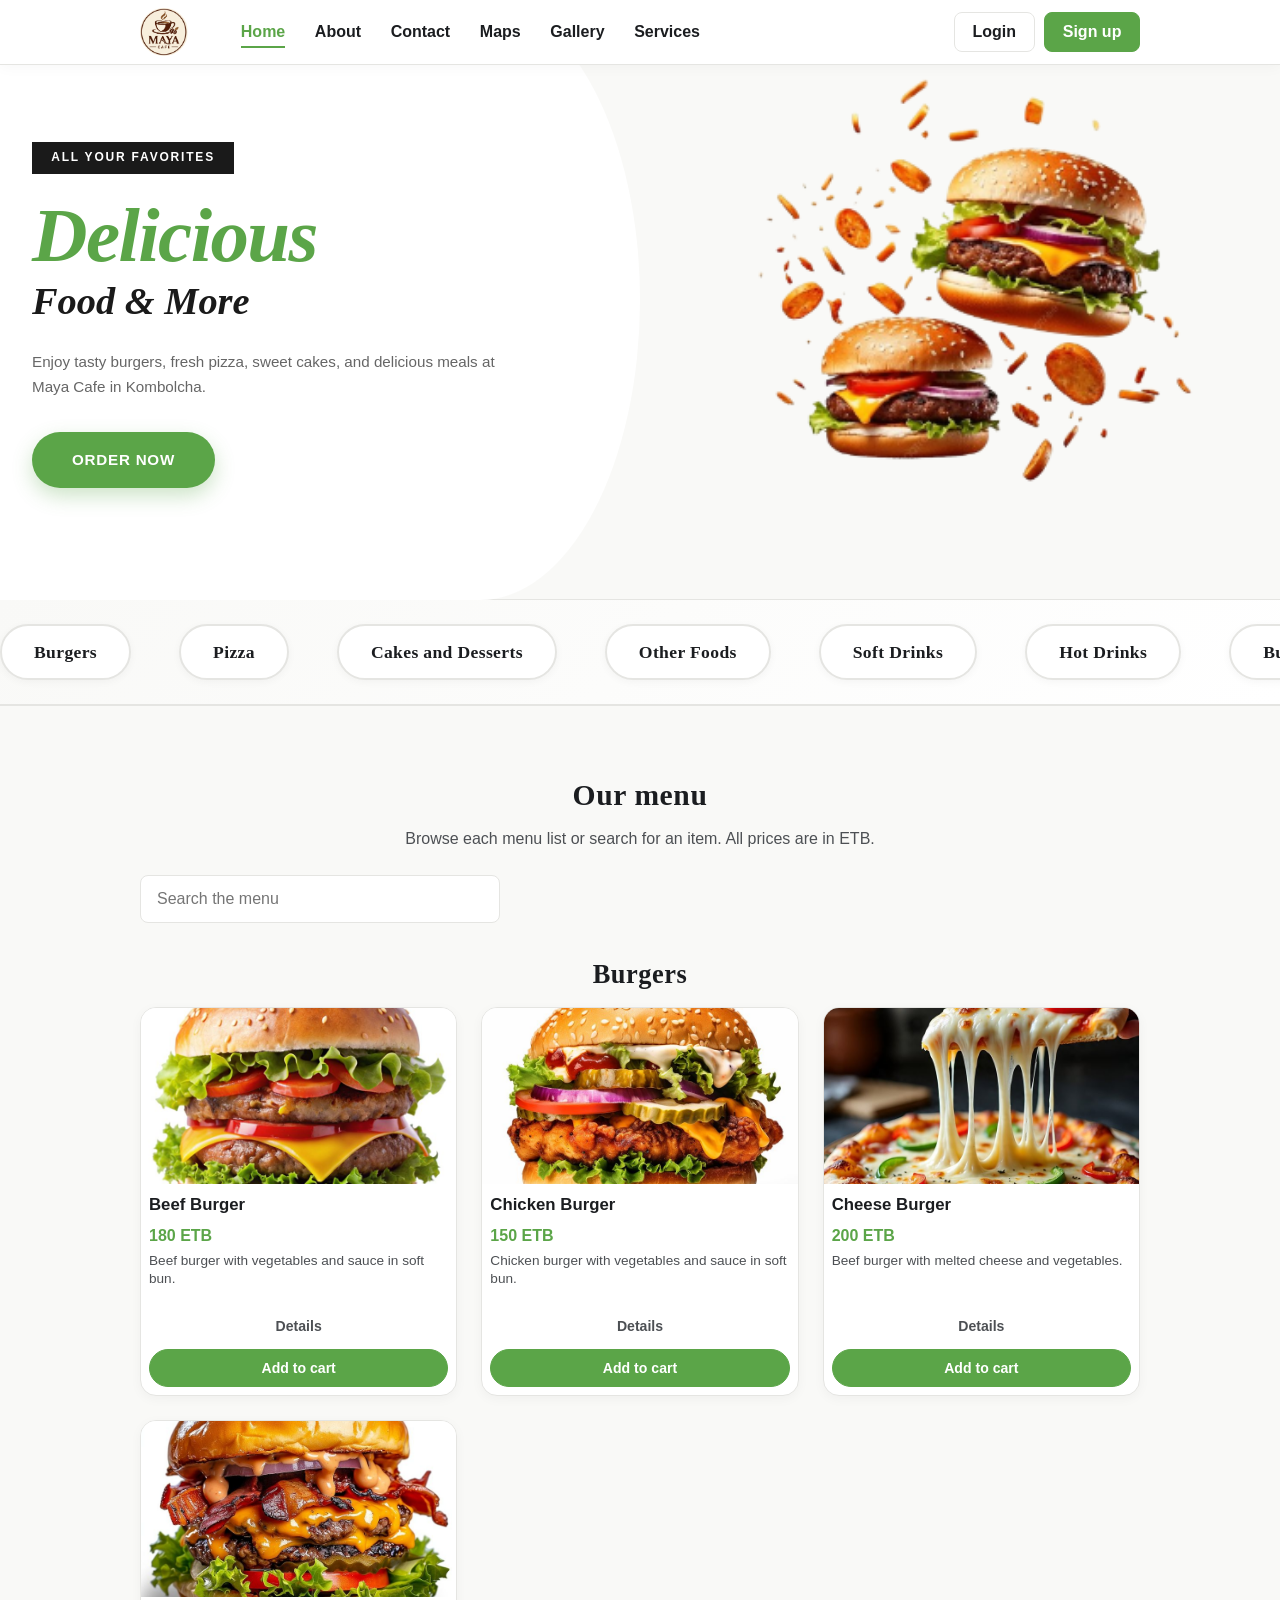
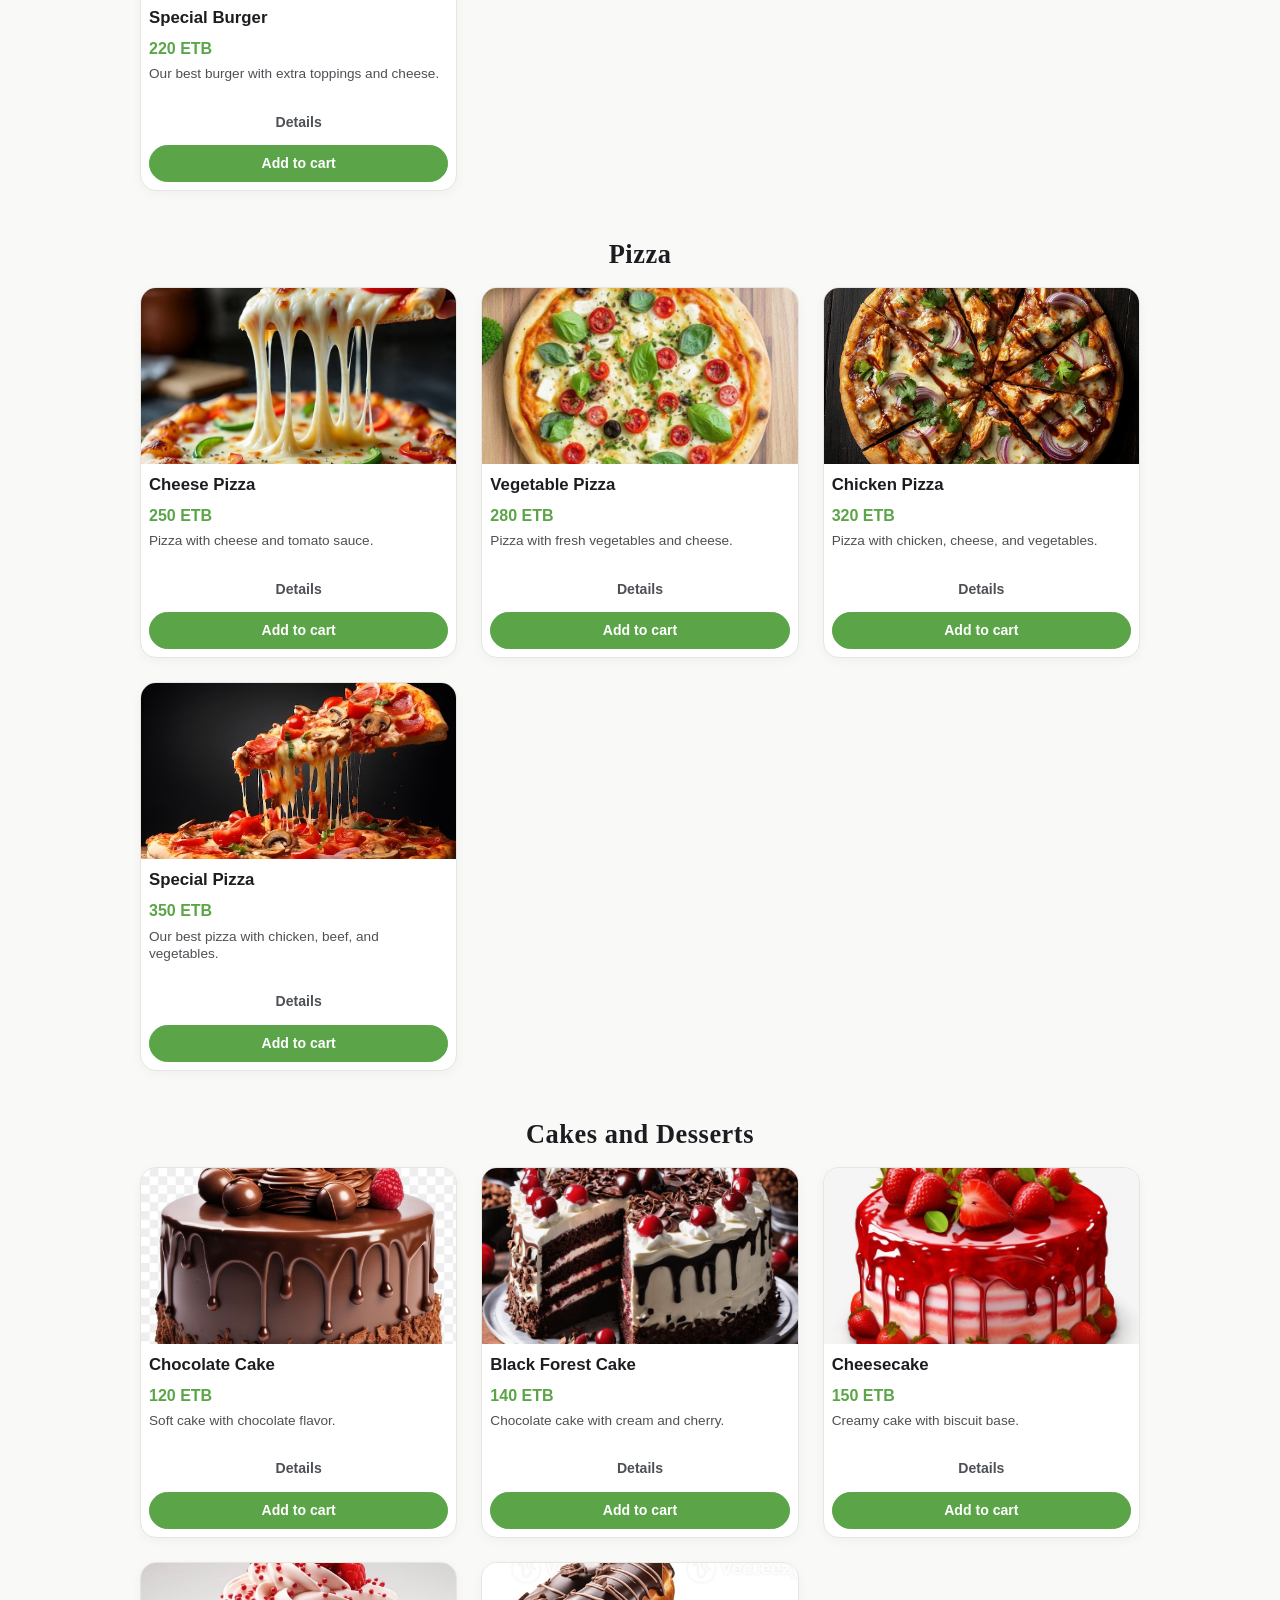
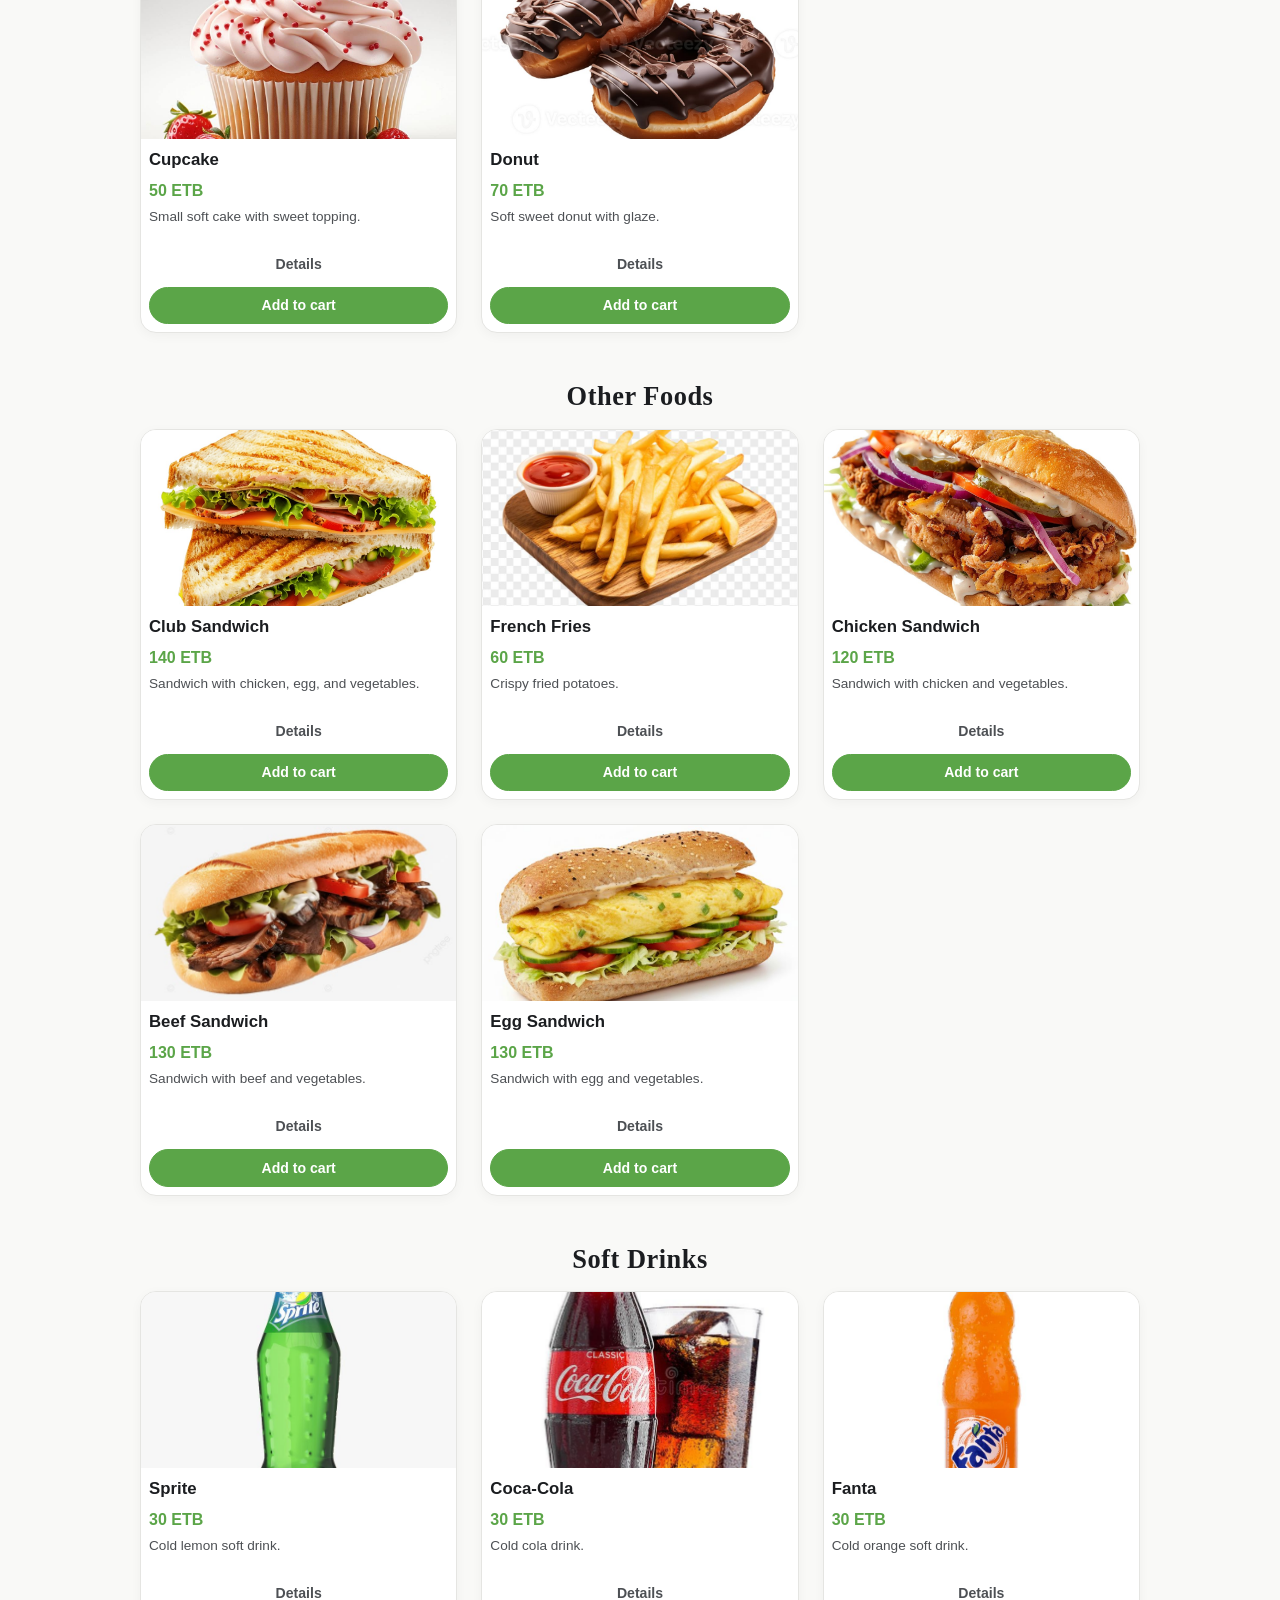
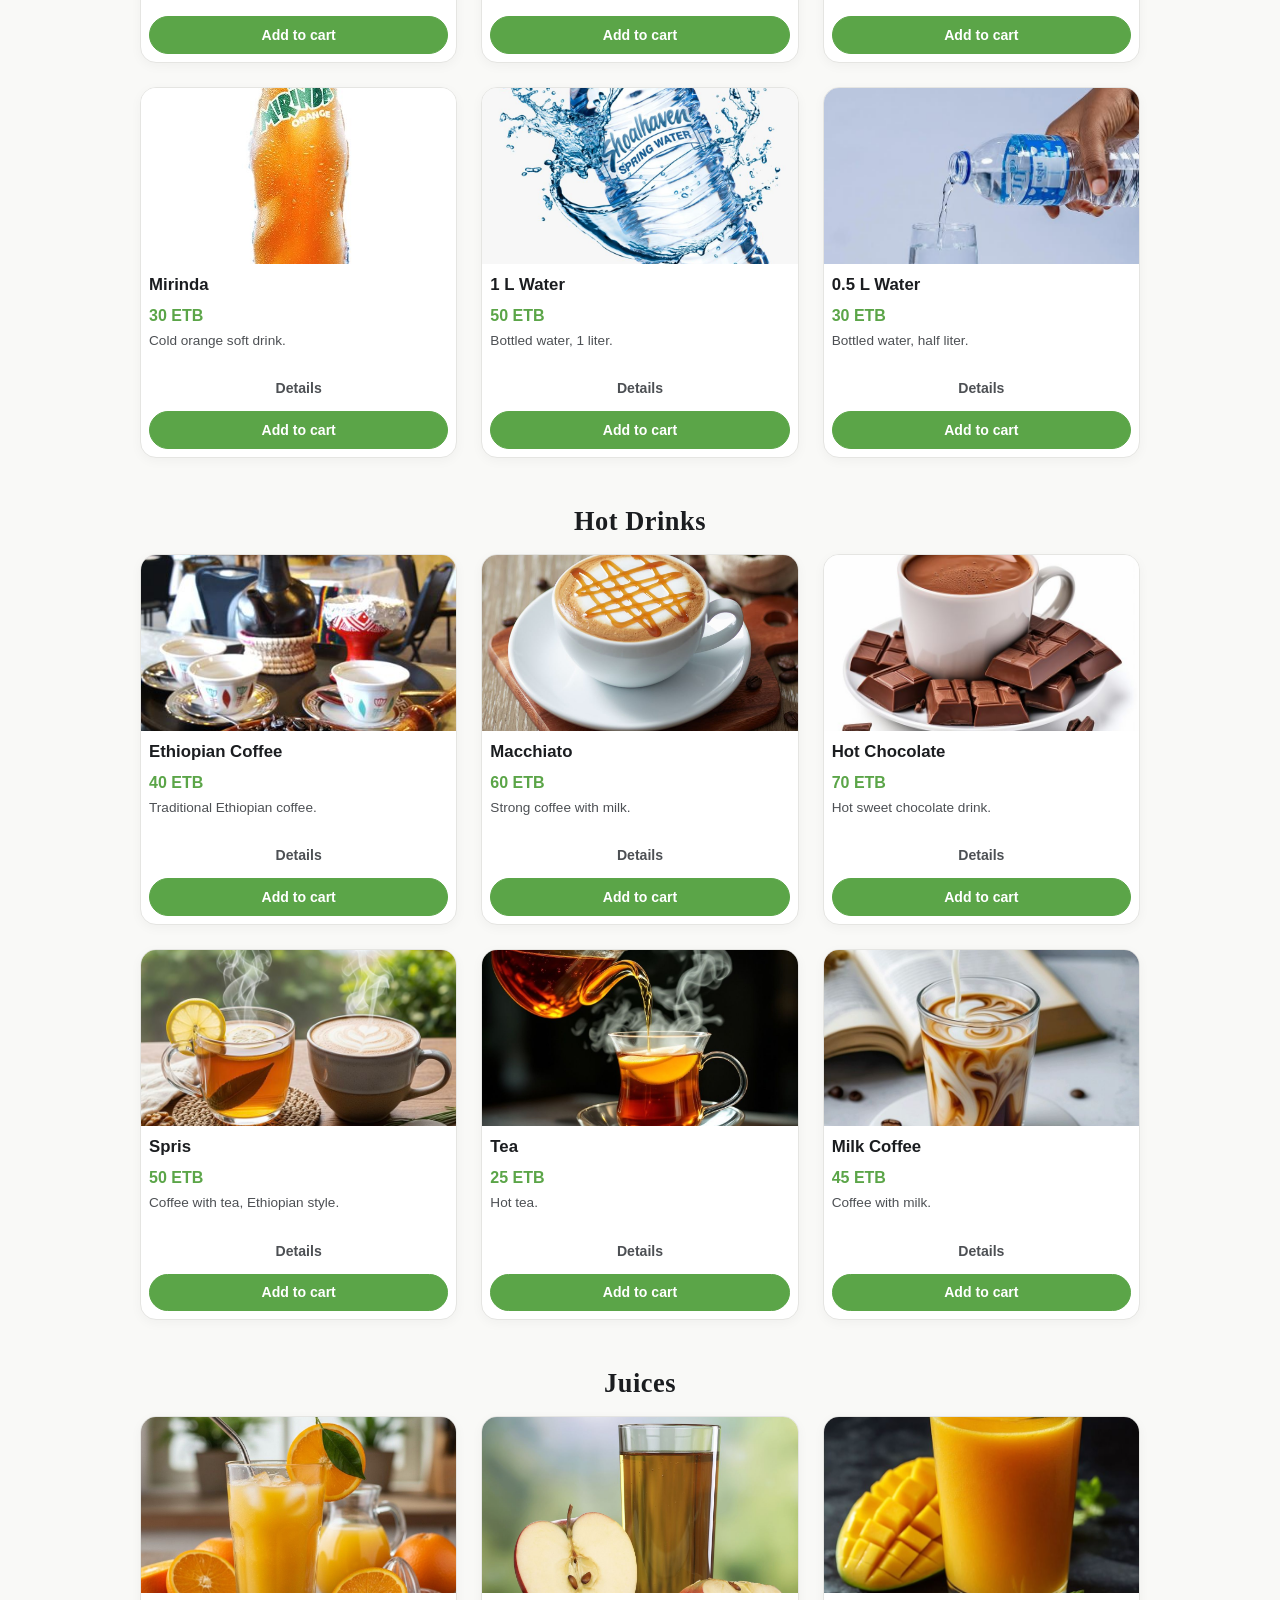
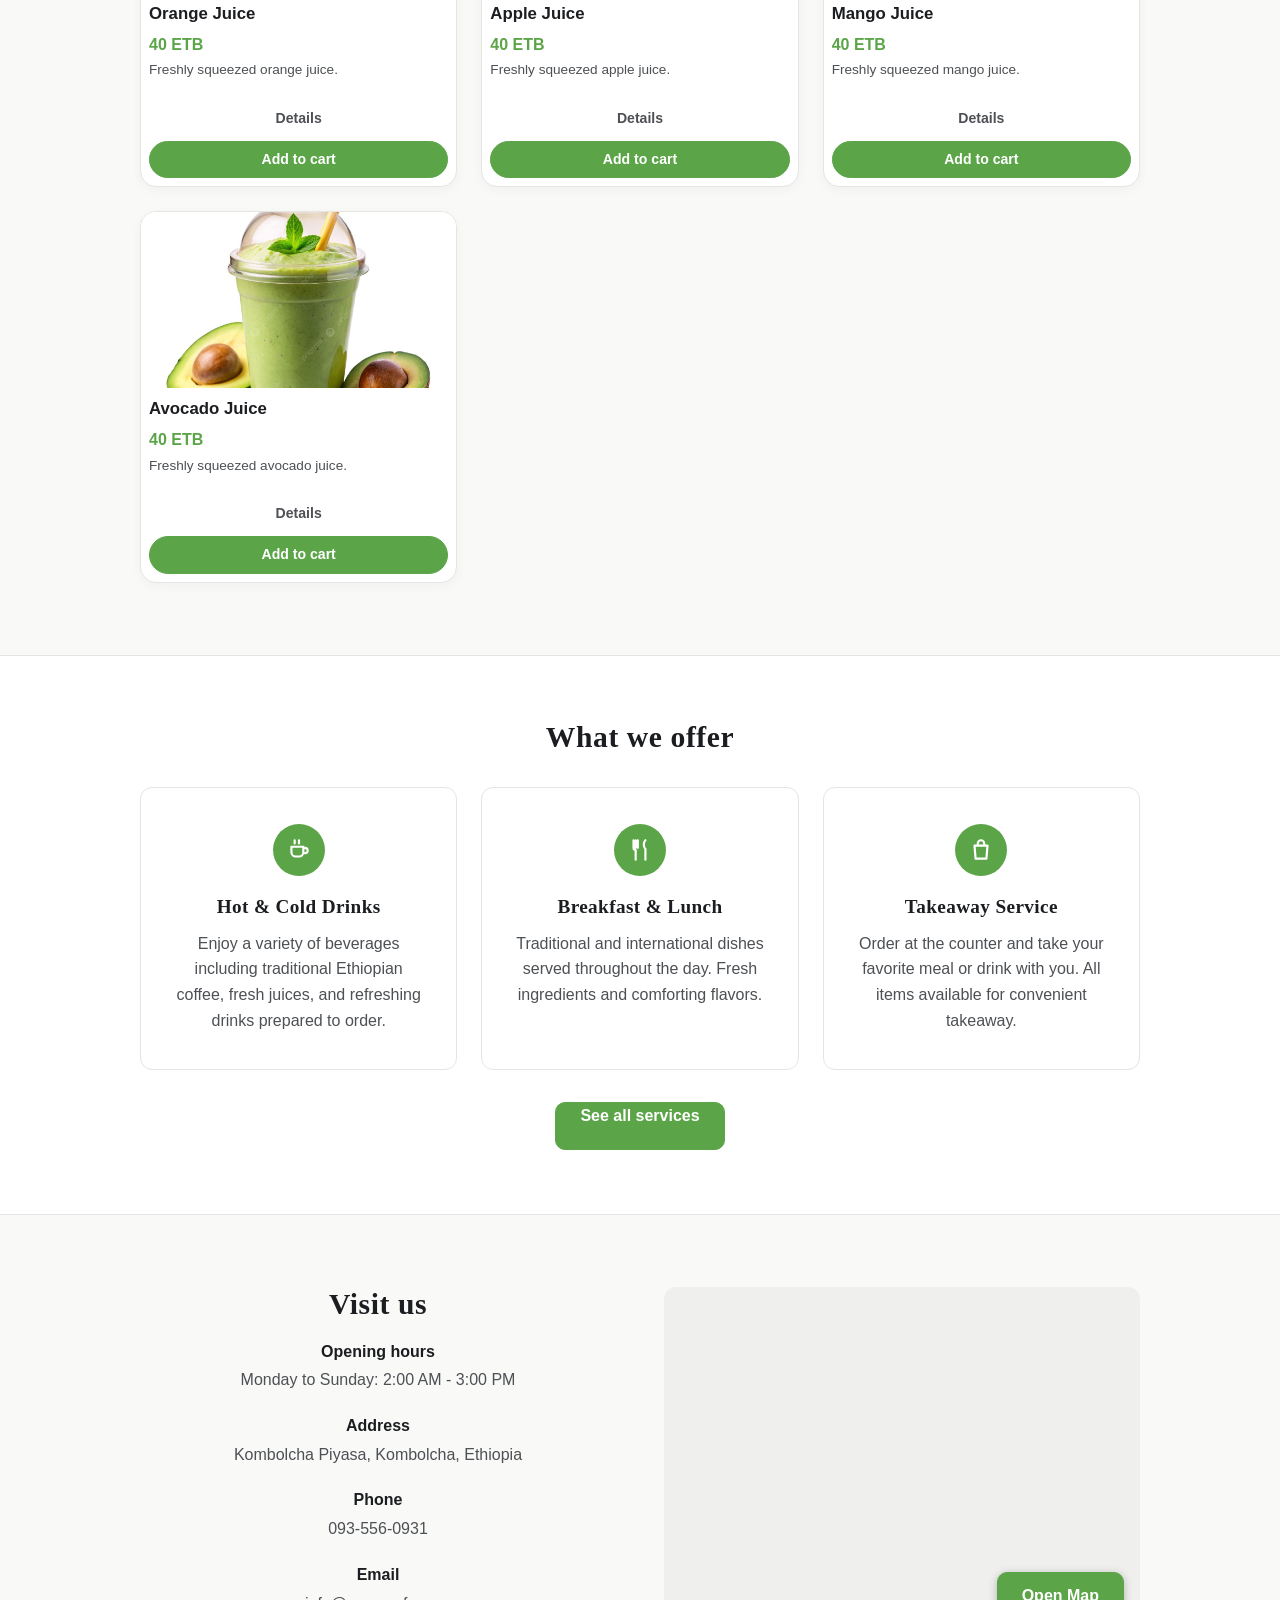
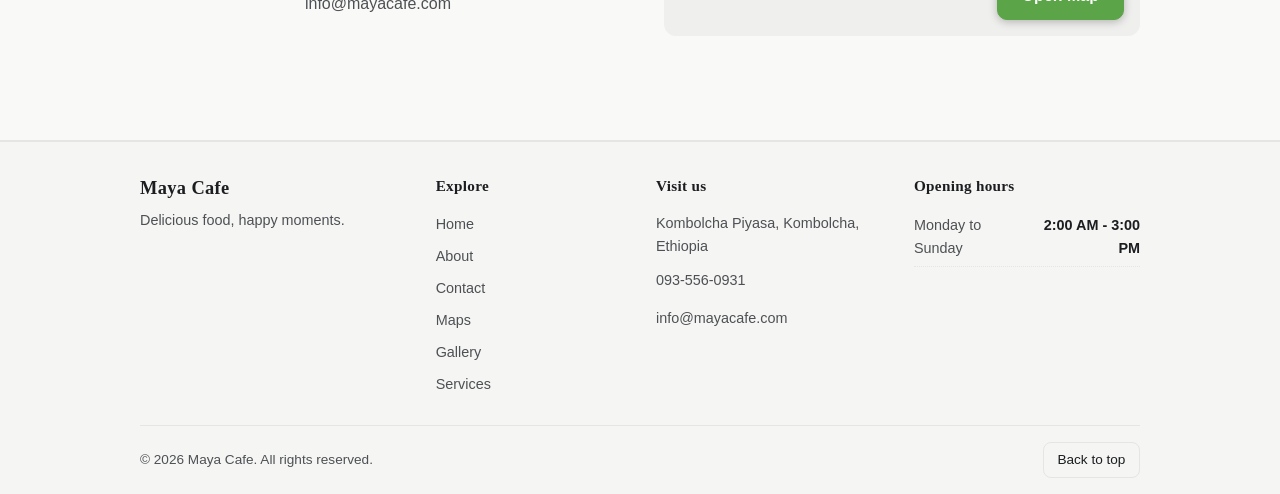
<file: index.html>
<!DOCTYPE html>
<html lang="en">
<head>
  <meta charset="UTF-8">
  <meta name="viewport" content="width=device-width, initial-scale=1">
  <title>Maya Cafe</title>
  <link rel="stylesheet" href="css/base.css">
  <link rel="stylesheet" href="css/header.css">
  <link rel="stylesheet" href="css/footer.css">
  <link rel="stylesheet" href="css/home.css">
</head>
<body class="home-page">

  <header class="site-header" id="site-header">
    <div class="header-inner">

      <a class="brand" href="index.html" aria-label="Maya Cafe home">
        <img class="brand-logo" id="logo" src="image/image1.png" alt="Maya Cafe">
      </a>

      <button type="button" id="nav-toggle" class="nav-toggle" aria-expanded="false" aria-controls="site-menu" aria-label="Open menu">
        <span class="bar"></span>
        <span class="bar"></span>
        <span class="bar"></span>
      </button>

      <div id="site-menu" class="site-menu">
        <nav class="site-nav" aria-label="Main">
          <ul>
            <li><a href="index.html" aria-current="page">Home</a></li>
            <li><a href="about.html">About</a></li>
            <li><a href="contact.html">Contact</a></li>
            <li><a href="maps.html">Maps</a></li>
            <li><a href="gallary.html">Gallery</a></li>
            <li><a href="service.html">Services</a></li>
          </ul>
        </nav>

        <div id="header-actions" class="header-actions">
          <a class="btn-outline" href="login.html">Login</a>
          <a class="btn-solid" href="register.html">Sign up</a>
        </div>
      </div>

    </div>
  </header>

  <main>

    <section class="hero">
      <div class="hero-inner">
        <div class="hero-content">
          <div class="hero-badge" style="margin-top:30px;">ALL YOUR FAVORITES</div>
          <h1 class="hero-title-main">Delicious</h1>
          <p class="hero-subtitle">Food & More</p>
          <p class="hero-description">Enjoy tasty burgers, fresh pizza, sweet cakes, and delicious meals at Maya Cafe in Kombolcha.</p>
          <a class="btn btn-hero" href="#menu">Order Now</a>
        </div>
        <div class="hero-image">
          <img src="image/burger1.jpg" alt="Delicious burger, pizza and cake at Maya Cafe" class="hero-food-img">
        </div>
      </div>
    </section>

    <!-- Animated Category Bar -->
    <div class="category-bar-wrapper" aria-label="Menu categories">
      <div class="category-bar">
        <div class="category-bar-track">
          <a href="#burgers" class="category-item">Burgers</a>
          <a href="#pizza" class="category-item">Pizza</a>
          <a href="#cakes-desserts" class="category-item">Cakes and Desserts</a>
          <a href="#other-foods" class="category-item">Other Foods</a>
          <a href="#soft-drinks" class="category-item">Soft Drinks</a>
          <a href="#hot-drinks" class="category-item">Hot Drinks</a>
          <!-- Duplicate for seamless loop -->
          <a href="#burgers" class="category-item">Burgers</a>
          <a href="#pizza" class="category-item">Pizza</a>
          <a href="#cakes-desserts" class="category-item">Cakes and Desserts</a>
          <a href="#other-foods" class="category-item">Other Foods</a>
          <a href="#soft-drinks" class="category-item">Soft Drinks</a>
          <a href="#hot-drinks" class="category-item">Hot Drinks</a>
        </div>
      </div>
    </div>

    <!-- Menu -->
    <section id="menu" class="section">
      <div class="container">
        <h2 class="section-title">Our menu</h2>
        <p class="section-lead">Browse each menu list or search for an item. All prices are in ETB.</p>

        <label class="search">
          <span class="visually-hidden">Search the menu</span>
          <input id="search" type="search" placeholder="Search the menu" autocomplete="off">
        </label>

        <!-- Shown when the search box is empty -->
        <div id="categories-view">
          <div id="menu-lists" class="menu-lists"></div>
        </div>

        <!-- Shown while the person is searching -->
        <div id="results-view" hidden>
          <h3 class="page-title">Search results</h3>
          <div id="results" class="menu-cards"></div>
        </div>
      </div>
    </section>

    <!-- What we offer (sample text: replace with your real services) -->
    <section class="offer-band">
      <div class="container">
        <h2 class="section-title">What we offer</h2>

        <div class="offers">
          <div class="offer">
            <div class="offer-icon">
              <svg width="26" height="26" viewBox="0 0 24 24" fill="none" stroke="currentColor" stroke-width="2" stroke-linecap="round" stroke-linejoin="round" aria-hidden="true"><path d="M5 9h11v5a4 4 0 0 1-4 4H9a4 4 0 0 1-4-4V9zM16 10h1.5a2.5 2.5 0 0 1 0 5H16M8 3v3M12 3v3"/></svg>
            </div>
            <h3 class="offer-title">Hot & Cold Drinks</h3>
            <p class="offer-text">Enjoy a variety of beverages including traditional Ethiopian coffee, fresh juices, and refreshing drinks prepared to order.</p>
          </div>

          <div class="offer">
            <div class="offer-icon">
              <svg width="26" height="26" viewBox="0 0 24 24" fill="none" stroke="currentColor" stroke-width="2" stroke-linecap="round" stroke-linejoin="round" aria-hidden="true"><path d="M6 3v7a2 2 0 0 0 2 2v9M10 3v7M8 3v7M17 3c-2 2-2 6 0 8v10"/></svg>
            </div>
            <h3 class="offer-title">Breakfast & Lunch</h3>
            <p class="offer-text">Traditional and international dishes served throughout the day. Fresh ingredients and comforting flavors.</p>
          </div>

          <div class="offer">
            <div class="offer-icon">
              <svg width="26" height="26" viewBox="0 0 24 24" fill="none" stroke="currentColor" stroke-width="2" stroke-linecap="round" stroke-linejoin="round" aria-hidden="true"><path d="M6 8h12l-1 12H7L6 8zM9 8V6a3 3 0 0 1 6 0v2"/></svg>
            </div>
            <h3 class="offer-title">Takeaway Service</h3>
            <p class="offer-text">Order at the counter and take your favorite meal or drink with you. All items available for convenient takeaway.</p>
          </div>
        </div>

        <a class="btn" href="service.html">See all services</a>
      </div>
    </section>

    <!-- Visit us -->
    <section id="visit" class="section">
      <div class="container visit">
        <div class="visit-info">
          <h2 class="section-title">Visit us</h2>

          <p class="visit-label">Opening hours</p>
          <p class="visit-value">Monday to Sunday: 2:00 AM - 3:00 PM</p>

          <p class="visit-label">Address</p>
          <p class="visit-value">Kombolcha Piyasa, Kombolcha, Ethiopia</p>

          <p class="visit-label">Phone</p>
          <p class="visit-value">093-556-0931</p>

          <p class="visit-label">Email</p>
          <p class="visit-value">info@mayacafe.com</p>

          <!-- <a class="btn btn-dark" href="maps.html">Open the map</a> -->
        </div>

        <div class="visit-map">
          <iframe class="visit-map-frame" title="Map showing Maya Cafe at Kombolcha Piyasa" src="https://maps.google.com/maps?q=Kombolcha%20Piyasa%2C%20Kombolcha%2C%20Ethiopia&amp;output=embed" loading="lazy" referrerpolicy="no-referrer-when-downgrade"></iframe>
          <a class="btn btn-dark visit-map-button" href="https://www.google.com/maps/place/Maya+Cafe/@11.0839184,39.7393108,685m/data=!3m2!1e3!4b1!4m7!3m6!1s0x16477755df976513:0x7911aa3dd064ce79!8m2!3d11.0839184!4d39.7393108!15sCgltYXlhIGNha2WSAQRjYWZl4AEA!16s%2Fg%2F11gmc64nbw?entry=ttu&g_ep=EgoyMDI2MTAxMS4wIKXMDSoASAFQAw%3D%3D" target="_blank" rel="noopener noreferrer">Open Map</a>
        </div>
      </div>
    </section>

  </main>

  <footer class="footer">
    <div class="container">
      <div class="footer-grid">
        <div>
          <p class="footer-brand">Maya Cafe</p>
          <p class="footer-text">Delicious food, happy moments.</p>
        </div>
        <nav aria-label="Footer navigation">
          <h2 class="footer-title">Explore</h2>
          <ul class="footer-list">
            <li><a href="index.html">Home</a></li>
            <li><a href="about.html">About</a></li>
            <li><a href="contact.html">Contact</a></li>
            <li><a href="maps.html">Maps</a></li>
            <li><a href="gallary.html">Gallery</a></li>
            <li><a href="service.html">Services</a></li>
          </ul>
        </nav>
        <div>
          <h2 class="footer-title">Visit us</h2>
          <ul class="footer-list contact">
            <li>Kombolcha Piyasa, Kombolcha, Ethiopia</li>
            <li><a href="tel:+251935560931">093-556-0931</a></li>
            <li><a href="mailto:info@mayacafe.com">info@mayacafe.com</a></li>
          </ul>
        </div>
        <div>
          <h2 class="footer-title">Opening hours</h2>
          <dl class="hours"><div><dt>Monday to Sunday</dt><dd>2:00 AM - 3:00 PM</dd></div></dl>
        </div>
      </div>
      <div class="footer-bottom">
        <p>&copy; <span id="year"></span> Maya Cafe. All rights reserved.</p>
        <button type="button" id="back-to-top" class="to-top">Back to top</button>
      </div>
    </div>
  </footer>

  <!-- Menu item details -->
  <div id="modal" class="modal" hidden>
    <button type="button" id="modal-backdrop" class="modal-backdrop" tabindex="-1" aria-label="Close item details"></button>
    <div id="modal-box" class="modal-box" role="dialog" aria-modal="true" aria-labelledby="modal-title">
      <div class="modal-head">
        <h2 id="modal-title" class="modal-title"></h2>
        <button type="button" id="modal-close" class="close-btn" aria-label="Close">
          <svg width="18" height="18" viewBox="0 0 20 20" fill="none" stroke="currentColor" stroke-width="2" stroke-linecap="round" aria-hidden="true"><path d="M5 5l10 10M15 5L5 15"/></svg>
        </button>
      </div>
      <div class="item-details">
        <img id="modal-image" class="item-detail-image" alt="" hidden>
        <p id="modal-category" class="item-category"></p>
        <p id="modal-price" class="item-price"></p>
        <p id="modal-description" class="item-desc"></p>
        <p id="modal-status" class="item-status" hidden>Not available today</p>
        <button id="modal-add" class="btn btn-dark" type="button">Add to cart</button>
      </div>
    </div>
  </div>

  <div id="cart-modal" class="modal cart-modal" hidden>
    <button type="button" id="cart-modal-backdrop" class="modal-backdrop" tabindex="-1" aria-label="Close order options"></button>
    <section id="cart-modal-box" class="cart-modal-box" role="dialog" aria-modal="true" aria-labelledby="cart-modal-title">
      <div class="modal-head">
        <div>
          <p class="cart-modal-kicker">Maya Cafe order</p>
          <h2 id="cart-modal-title" class="modal-title"></h2>
        </div>
        <button type="button" id="cart-modal-close" class="close-btn" aria-label="Close">
          <svg width="18" height="18" viewBox="0 0 20 20" fill="none" stroke="currentColor" stroke-width="2" stroke-linecap="round" aria-hidden="true"><path d="M5 5l10 10M15 5 5 15"/></svg>
        </button>
      </div>
      <div class="cart-modal-content">
        <p id="cart-modal-description" class="cart-modal-description"></p>
        <div class="cart-modal-price-row"><span>Price per item</span><strong id="cart-modal-price"></strong></div>
        <div class="cart-quantity-row">
          <span>Quantity</span>
          <div class="quantity-control">
            <button type="button" id="quantity-decrease" aria-label="Decrease quantity">−</button>
            <output id="quantity-value" aria-live="polite">1</output>
            <button type="button" id="quantity-increase" aria-label="Increase quantity">+</button>
          </div>
        </div>
        <div class="cart-modal-total"><span>Total</span><strong id="cart-modal-total"></strong></div>
      </div>
      <div class="cart-modal-footer">
        <a id="cart-order-now" class="btn btn-brand" href="tel:+251935560931">Order now</a>
        <p>Call Maya Cafe at <a href="tel:+251935560931">093-556-0931</a> to confirm your order.</p>
      </div>
    </section>
  </div>

  <script src="js/nav.js"></script>
  <script src="js/data.js"></script>
  <script src="js/app.js"></script>
</body>
</html>
</file>
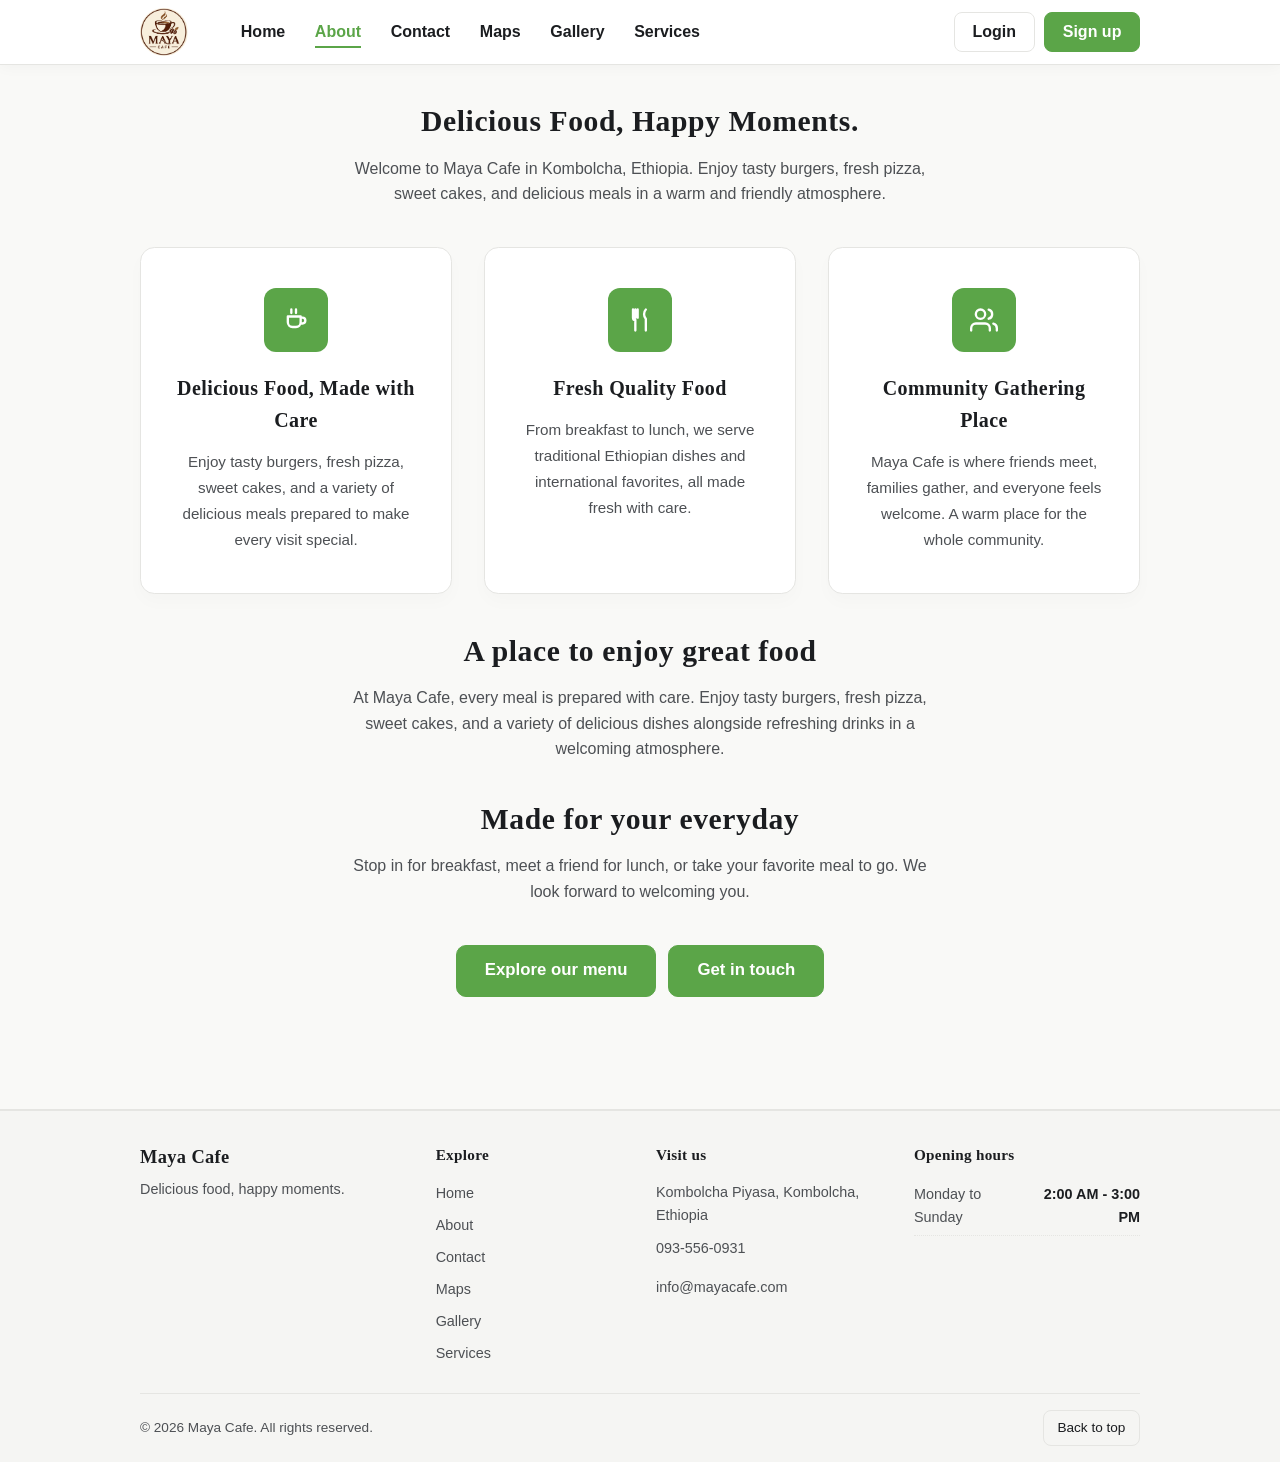
<file: about.html>
<!DOCTYPE html>
<html lang="en">
<head>
  <meta charset="UTF-8">
  <meta name="viewport" content="width=device-width, initial-scale=1">
  <meta name="description" content="Learn about Maya Cafe, serving delicious food and meals in Kombolcha.">
  <title>About-Maya Cafe</title>
  <link rel="stylesheet" href="css/base.css">
  <link rel="stylesheet" href="css/header.css">
  <link rel="stylesheet" href="css/footer.css">
  <link rel="stylesheet" href="css/page.css">
</head>
<body>
  <header class="site-header" id="site-header">
    <div class="header-inner">
      <a class="brand" href="index.html" aria-label="Maya Cafe home"><img class="brand-logo" src="image/image1.png" alt="Maya Cafe"></a>
      <button type="button" id="nav-toggle" class="nav-toggle" aria-expanded="false" aria-controls="site-menu" aria-label="Open menu">
        <span class="bar"></span><span class="bar"></span><span class="bar"></span>
      </button>
      <div id="site-menu" class="site-menu">
        <nav class="site-nav" aria-label="Main"><ul>
          <li><a href="index.html">Home</a></li><li><a href="about.html" aria-current="page">About</a></li>
          <li><a href="contact.html">Contact</a></li><li><a href="maps.html">Maps</a></li>
          <li><a href="gallary.html">Gallery</a></li><li><a href="service.html">Services</a></li>
        </ul></nav>
        <div id="header-actions" class="header-actions"><a class="btn-outline" href="login.html">Login</a><a class="btn-solid" href="register.html">Sign up</a></div>
      </div>
    </div>
  </header>
  <main class="content">
    <h1>Delicious Food, Happy Moments.</h1>
    <p>Welcome to Maya Cafe in Kombolcha, Ethiopia. Enjoy tasty burgers, fresh pizza, sweet cakes, and delicious meals in a warm and friendly atmosphere.</p>
    
    <div class="about-features">
      <div class="about-feature">
        <div class="about-feature-icon">
          <svg width="28" height="28" viewBox="0 0 24 24" fill="none" stroke="currentColor" stroke-width="2" stroke-linecap="round" stroke-linejoin="round">
            <path d="M5 9h11v5a4 4 0 0 1-4 4H9a4 4 0 0 1-4-4V9zM16 10h1.5a2.5 2.5 0 0 1 0 5H16M8 3v3M12 3v3"/>
          </svg>
        </div>
        <h3>Delicious Food, Made with Care</h3>
        <p>Enjoy tasty burgers, fresh pizza, sweet cakes, and a variety of delicious meals prepared to make every visit special.</p>
      </div>
      
      <div class="about-feature">
        <div class="about-feature-icon">
          <svg width="28" height="28" viewBox="0 0 24 24" fill="none" stroke="currentColor" stroke-width="2" stroke-linecap="round" stroke-linejoin="round">
            <path d="M6 3v7a2 2 0 0 0 2 2v9M10 3v7M8 3v7M17 3c-2 2-2 6 0 8v10"/>
          </svg>
        </div>
        <h3>Fresh Quality Food</h3>
        <p>From breakfast to lunch, we serve traditional Ethiopian dishes and international favorites, all made fresh with care.</p>
      </div>
      
      <div class="about-feature">
        <div class="about-feature-icon">
          <svg width="28" height="28" viewBox="0 0 24 24" fill="none" stroke="currentColor" stroke-width="2" stroke-linecap="round" stroke-linejoin="round">
            <path d="M17 21v-2a4 4 0 0 0-4-4H5a4 4 0 0 0-4 4v2M9 11a4 4 0 1 0 0-8 4 4 0 0 0 0 8zM23 21v-2a4 4 0 0 0-3-3.87M16 3.13a4 4 0 0 1 0 7.75"/>
          </svg>
        </div>
        <h3>Community Gathering Place</h3>
        <p>Maya Cafe is where friends meet, families gather, and everyone feels welcome. A warm place for the whole community.</p>
      </div>
    </div>
    
    <h2>A place to enjoy great food</h2>
    <p>At Maya Cafe, every meal is prepared with care. Enjoy tasty burgers, fresh pizza, sweet cakes, and a variety of delicious dishes alongside refreshing drinks in a welcoming atmosphere.</p>
    
    <h2>Made for your everyday</h2>
    <p>Stop in for breakfast, meet a friend for lunch, or take your favorite meal to go. We look forward to welcoming you.</p>
    
    <div class="about-cta">
      <a class="btn btn-brand btn-lg" href="index.html#menu">Explore our menu</a>
      <a class="btn btn-dark btn-lg" href="contact.html">Get in touch</a>
    </div>
  </main>
  <footer class="footer"><div class="container"><div class="footer-grid"><div><p class="footer-brand">Maya Cafe</p><p class="footer-text">Delicious food, happy moments.</p></div><nav aria-label="Footer navigation"><h2 class="footer-title">Explore</h2><ul class="footer-list"><li><a href="index.html">Home</a></li><li><a href="about.html">About</a></li><li><a href="contact.html">Contact</a></li><li><a href="maps.html">Maps</a></li><li><a href="gallary.html">Gallery</a></li><li><a href="service.html">Services</a></li></ul></nav><div><h2 class="footer-title">Visit us</h2><ul class="footer-list contact"><li>Kombolcha Piyasa, Kombolcha, Ethiopia</li><li><a href="tel:+251935560931">093-556-0931</a></li><li><a href="mailto:info@mayacafe.com">info@mayacafe.com</a></li></ul></div><div><h2 class="footer-title">Opening hours</h2><dl class="hours"><div><dt>Monday to Sunday</dt><dd>2:00 AM - 3:00 PM</dd></div></dl></div></div><div class="footer-bottom"><p>&copy; <span id="year"></span> Maya Cafe. All rights reserved.</p><button type="button" id="back-to-top" class="to-top">Back to top</button></div></div></footer>
  <script src="js/nav.js"></script>
</body>
</html>
</file>
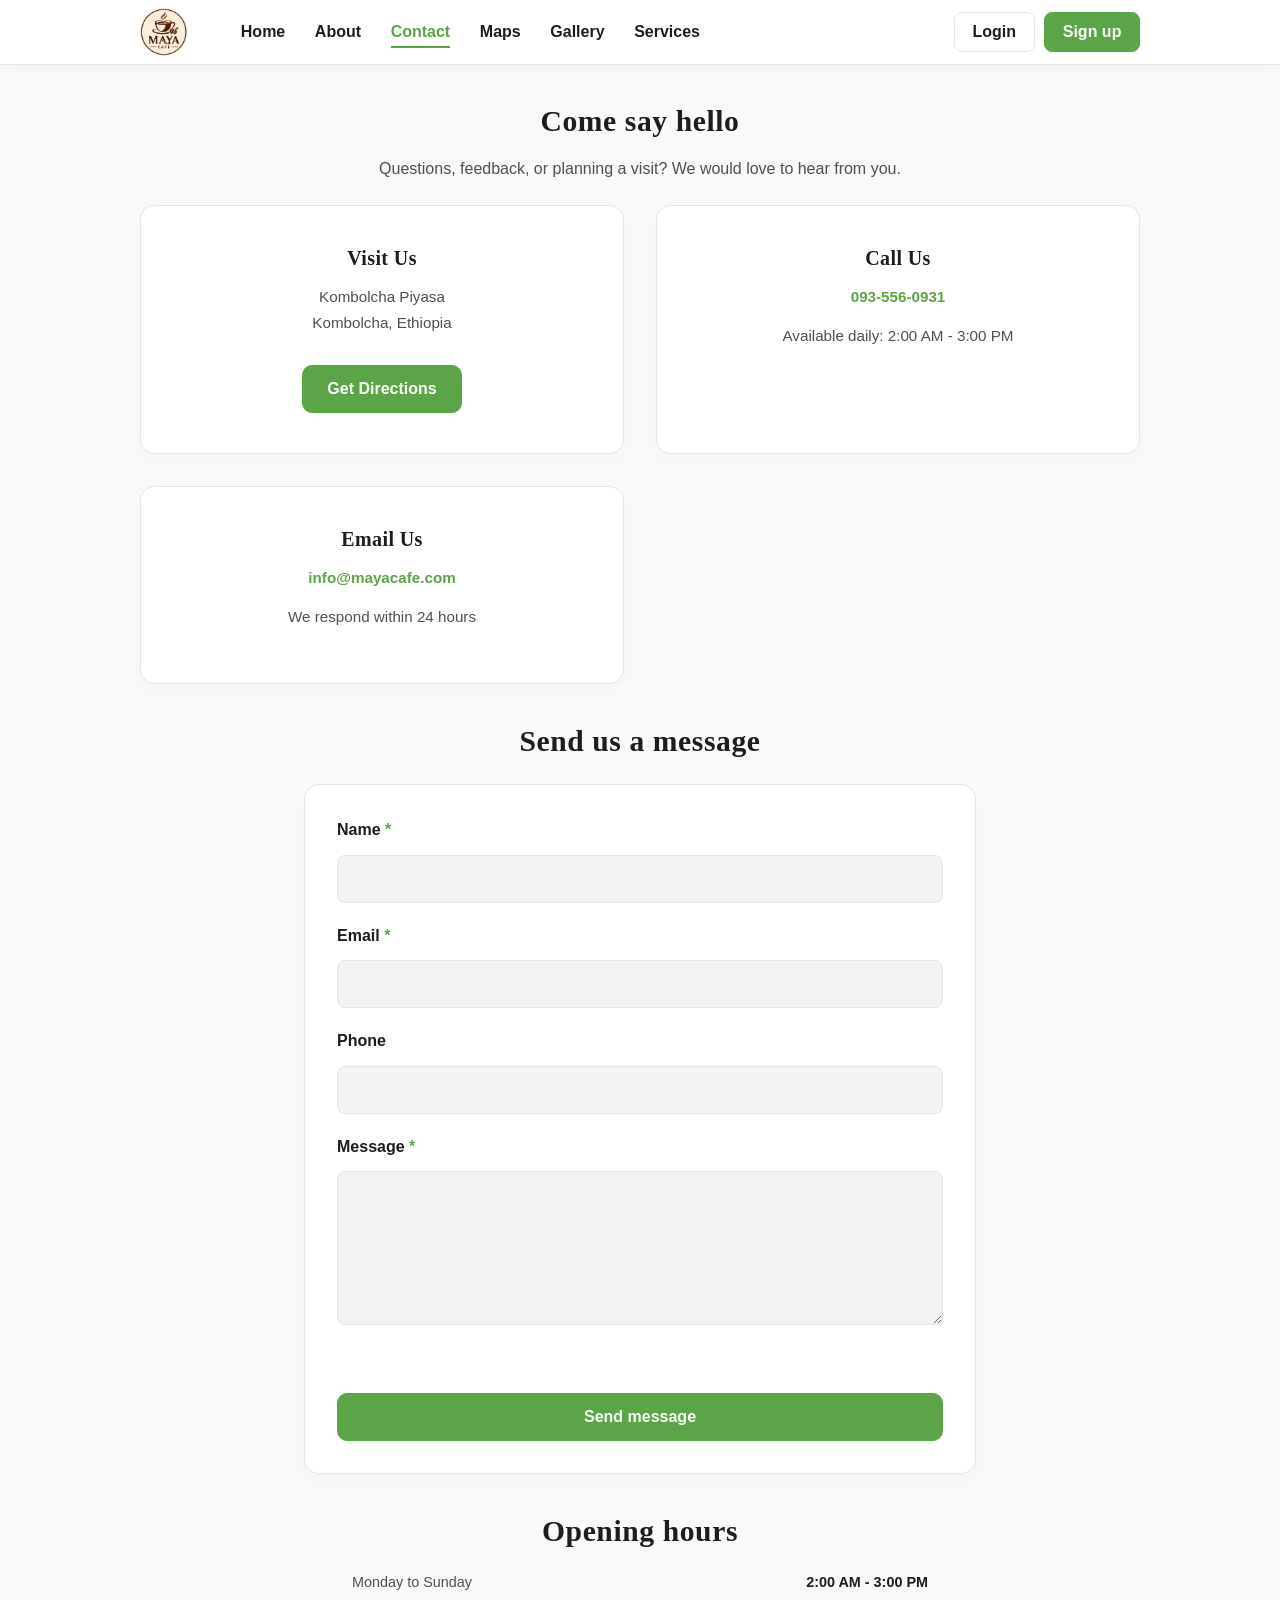
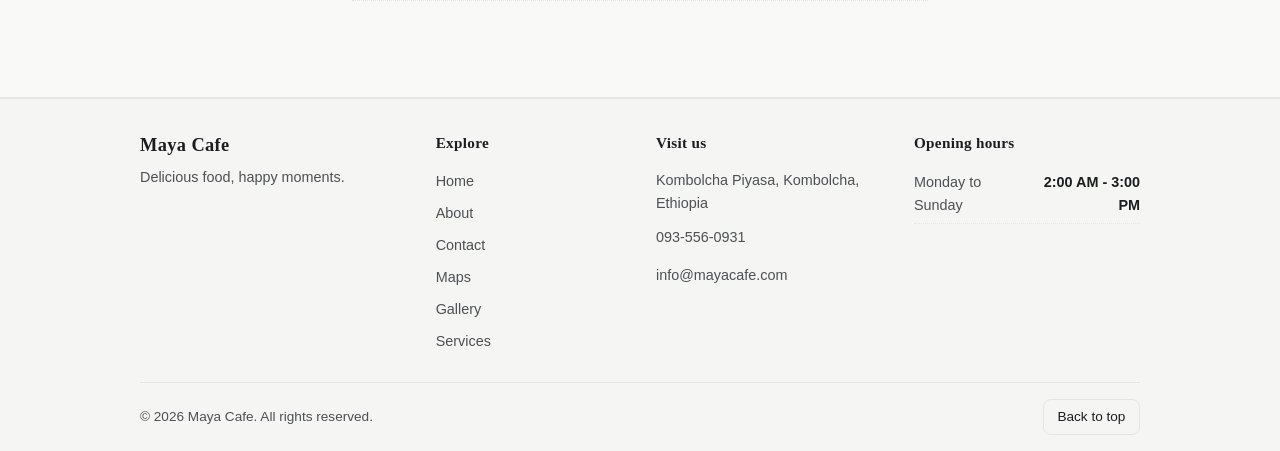
<file: contact.html>
<!DOCTYPE html>
<html lang="en">
<head>
  <meta charset="UTF-8">
  <meta name="viewport" content="width=device-width, initial-scale=1">
  <meta name="description" content="Contact Maya Cafe in Kombolcha, Ethiopia.">
  <title>Contact-Maya Cafe</title>
  <link rel="stylesheet" href="css/base.css">
  <link rel="stylesheet" href="css/header.css">
  <link rel="stylesheet" href="css/footer.css">
  <link rel="stylesheet" href="css/page.css">
</head>
<body>
  <header class="site-header" id="site-header">
    <div class="header-inner">
      <a class="brand" href="index.html" aria-label="Maya Cafe home"><img class="brand-logo" src="image/image1.png" alt="Maya Cafe"></a>
      <button type="button" id="nav-toggle" class="nav-toggle" aria-expanded="false" aria-controls="site-menu" aria-label="Open menu"><span class="bar"></span><span class="bar"></span><span class="bar"></span></button>
      <div id="site-menu" class="site-menu">
        <nav class="site-nav" aria-label="Main"><ul>
          <li><a href="index.html">Home</a></li><li><a href="about.html">About</a></li>
          <li><a href="contact.html" aria-current="page">Contact</a></li><li><a href="maps.html">Maps</a></li>
          <li><a href="gallary.html">Gallery</a></li><li><a href="service.html">Services</a></li>
        </ul></nav>
        <div id="header-actions" class="header-actions"><a class="btn-outline" href="login.html">Login</a><a class="btn-solid" href="register.html">Sign up</a></div>
      </div>
    </div>
  </header>
  <main class="content">
    <h1>Come say hello</h1>
    <p>Questions, feedback, or planning a visit? We would love to hear from you.</p>
    
    <div class="contact-details">
      <section>
        <h2>Visit Us</h2>
        <p>Kombolcha Piyasa<br>Kombolcha, Ethiopia</p>
        <a href="maps.html" class="btn btn-dark">Get Directions</a>
      </section>
      <section>
        <h2>Call Us</h2>
        <p><a href="tel:+251935560931">093-556-0931</a></p>
        <p class="contact-note">Available daily: 2:00 AM - 3:00 PM</p>
      </section>
      <section>
        <h2>Email Us</h2>
        <p><a href="mailto:info@mayacafe.com">info@mayacafe.com</a></p>
        <p class="contact-note">We respond within 24 hours</p>
      </section>
    </div>

    <h2>Send us a message</h2>
    <form class="contact-form" id="contact-form">
      <div class="field">
        <label for="contact-name">Name <span class="required">*</span></label>
        <input type="text" id="contact-name" name="name" required>
      </div>
      <div class="field">
        <label for="contact-email">Email <span class="required">*</span></label>
        <input type="email" id="contact-email" name="email" required>
      </div>
      <div class="field">
        <label for="contact-phone">Phone</label>
        <input type="tel" id="contact-phone" name="phone">
      </div>
      <div class="field">
        <label for="contact-message">Message <span class="required">*</span></label>
        <textarea id="contact-message" name="message" rows="5" required></textarea>
      </div>
      <p class="form-message" id="contact-form-message"></p>
      <button type="submit" class="btn btn-brand">Send message</button>
    </form>

    <h2>Opening hours</h2>
    <dl class="hours hours-light">
      <div><dt>Monday to Sunday</dt><dd>2:00 AM - 3:00 PM</dd></div>
    </dl>
  </main>
  <footer class="footer"><div class="container"><div class="footer-grid"><div><p class="footer-brand">Maya Cafe</p><p class="footer-text">Delicious food, happy moments.</p></div><nav aria-label="Footer navigation"><h2 class="footer-title">Explore</h2><ul class="footer-list"><li><a href="index.html">Home</a></li><li><a href="about.html">About</a></li><li><a href="contact.html">Contact</a></li><li><a href="maps.html">Maps</a></li><li><a href="gallary.html">Gallery</a></li><li><a href="service.html">Services</a></li></ul></nav><div><h2 class="footer-title">Visit us</h2><ul class="footer-list contact"><li>Kombolcha Piyasa, Kombolcha, Ethiopia</li><li><a href="tel:+251935560931">093-556-0931</a></li><li><a href="mailto:info@mayacafe.com">info@mayacafe.com</a></li></ul></div><div><h2 class="footer-title">Opening hours</h2><dl class="hours"><div><dt>Monday to Sunday</dt><dd>2:00 AM - 3:00 PM</dd></div></dl></div></div><div class="footer-bottom"><p>&copy; <span id="year"></span> Maya Cafe. All rights reserved.</p><button type="button" id="back-to-top" class="to-top">Back to top</button></div></div></footer>
  <script src="js/nav.js"></script>
  <script>
    // Contact form validation and handling
    const contactForm = document.getElementById('contact-form');
    const formMessage = document.getElementById('contact-form-message');

    contactForm.addEventListener('submit', function(event) {
      event.preventDefault();
      
      // Get form values
      const name = document.getElementById('contact-name').value.trim();
      const email = document.getElementById('contact-email').value.trim();
      const phone = document.getElementById('contact-phone').value.trim();
      const message = document.getElementById('contact-message').value.trim();
      
      // Validate
      if (!name || !email || !message) {
        formMessage.textContent = 'Please fill in all required fields.';
        formMessage.className = 'form-message error';
        return;
      }
      
      // Email validation
      const emailPattern = /^[^\s@]+@[^\s@]+\.[^\s@]+$/;
      if (!emailPattern.test(email)) {
        formMessage.textContent = 'Please enter a valid email address.';
        formMessage.className = 'form-message error';
        return;
      }
      
      // Show success message
      formMessage.textContent = 'Thank you for your message! We will get back to you soon. You can also call us at 093-556-0931.';
      formMessage.className = 'form-message success';
      
      // Reset form
      contactForm.reset();
      
      // Clear message after 5 seconds
      setTimeout(function() {
        formMessage.textContent = '';
        formMessage.className = 'form-message';
      }, 5000);
    });
  </script>
</body>
</html>
</file>
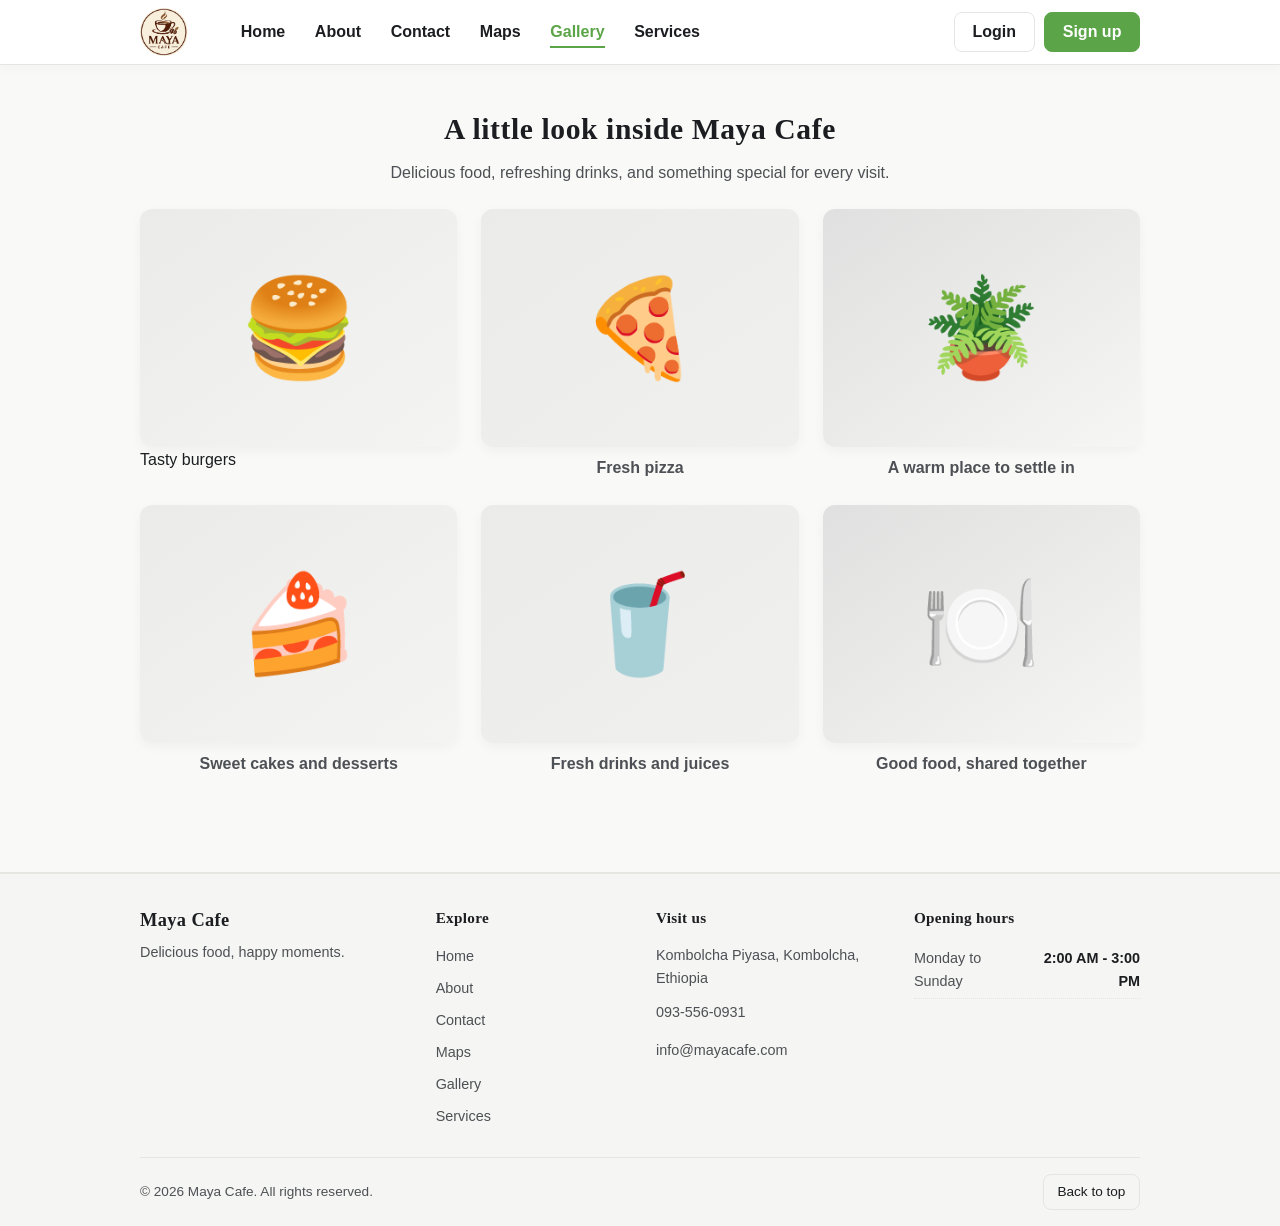
<file: gallary.html>
<!DOCTYPE html>
<html lang="en">
<head>
  <meta charset="UTF-8">
  <meta name="viewport" content="width=device-width, initial-scale=1">
  <title>Gallery-Maya Cafe</title>
  <link rel="stylesheet" href="css/base.css">
  <link rel="stylesheet" href="css/header.css">
  <link rel="stylesheet" href="css/footer.css">
  <link rel="stylesheet" href="css/page.css">
</head>
<body>

  <header class="site-header">
    <div class="header-inner">
      <a class="brand" href="index.html" aria-label="Maya Cafe home"><img class="brand-logo" src="image/image1.png" alt="Maya Cafe"></a>
      <button type="button" id="nav-toggle" class="nav-toggle" aria-expanded="false" aria-controls="site-menu" aria-label="Open menu">
        <span class="bar"></span><span class="bar"></span><span class="bar"></span>
      </button>
      <div id="site-menu" class="site-menu">
        <nav class="site-nav" aria-label="Main">
          <ul>
            <li><a href="index.html">Home</a></li>
            <li><a href="about.html">About</a></li>
            <li><a href="contact.html">Contact</a></li>
            <li><a href="maps.html">Maps</a></li>
            <li><a href="gallary.html" aria-current="page">Gallery</a></li>
            <li><a href="service.html">Services</a></li>
          </ul>
        </nav>
        <div id="header-actions" class="header-actions">
          <a class="btn-outline" href="login.html">Login</a>
          <a class="btn-solid" href="register.html">Sign up</a>
        </div>
      </div>
    </div>
  </header>

  <main class="page">
    <h1 class="page-title">A little look inside Maya Cafe</h1>
    <p class="section-lead">Delicious food, refreshing drinks, and something special for every visit.</p>

    <div class="gallery">
      <figure class="photo"><div class="gallery-art" aria-hidden="true">🍔</div><figcaption">Tasty burgers</figcaption></figure>
      <figure class="photo"><div class="gallery-art" aria-hidden="true">🍕</div><figcaption>Fresh pizza</figcaption></figure>
      <figure class="photo"><div class="gallery-art" aria-hidden="true">🪴</div><figcaption>A warm place to settle in</figcaption></figure>
      <figure class="photo"><div class="gallery-art" aria-hidden="true">🍰</div><figcaption>Sweet cakes and desserts</figcaption></figure>
      <figure class="photo"><div class="gallery-art" aria-hidden="true">🥤</div><figcaption>Fresh drinks and juices</figcaption></figure>
      <figure class="photo"><div class="gallery-art" aria-hidden="true">🍽️</div><figcaption>Good food, shared together</figcaption></figure>
    </div>
  </main>

  <footer class="footer"><div class="container"><div class="footer-grid"><div><p class="footer-brand">Maya Cafe</p><p class="footer-text">Delicious food, happy moments.</p></div><nav aria-label="Footer navigation"><h2 class="footer-title">Explore</h2><ul class="footer-list"><li><a href="index.html">Home</a></li><li><a href="about.html">About</a></li><li><a href="contact.html">Contact</a></li><li><a href="maps.html">Maps</a></li><li><a href="gallary.html">Gallery</a></li><li><a href="service.html">Services</a></li></ul></nav><div><h2 class="footer-title">Visit us</h2><ul class="footer-list contact"><li>Kombolcha Piyasa, Kombolcha, Ethiopia</li><li><a href="tel:+251935560931">093-556-0931</a></li><li><a href="mailto:info@mayacafe.com">info@mayacafe.com</a></li></ul></div><div><h2 class="footer-title">Opening hours</h2><dl class="hours"><div><dt>Monday to Sunday</dt><dd>2:00 AM - 3:00 PM</dd></div></dl></div></div><div class="footer-bottom"><p>&copy; <span id="year"></span> Maya Cafe. All rights reserved.</p><button type="button" id="back-to-top" class="to-top">Back to top</button></div></div></footer>

  <script src="js/nav.js"></script>
</body>
</html>
</file>
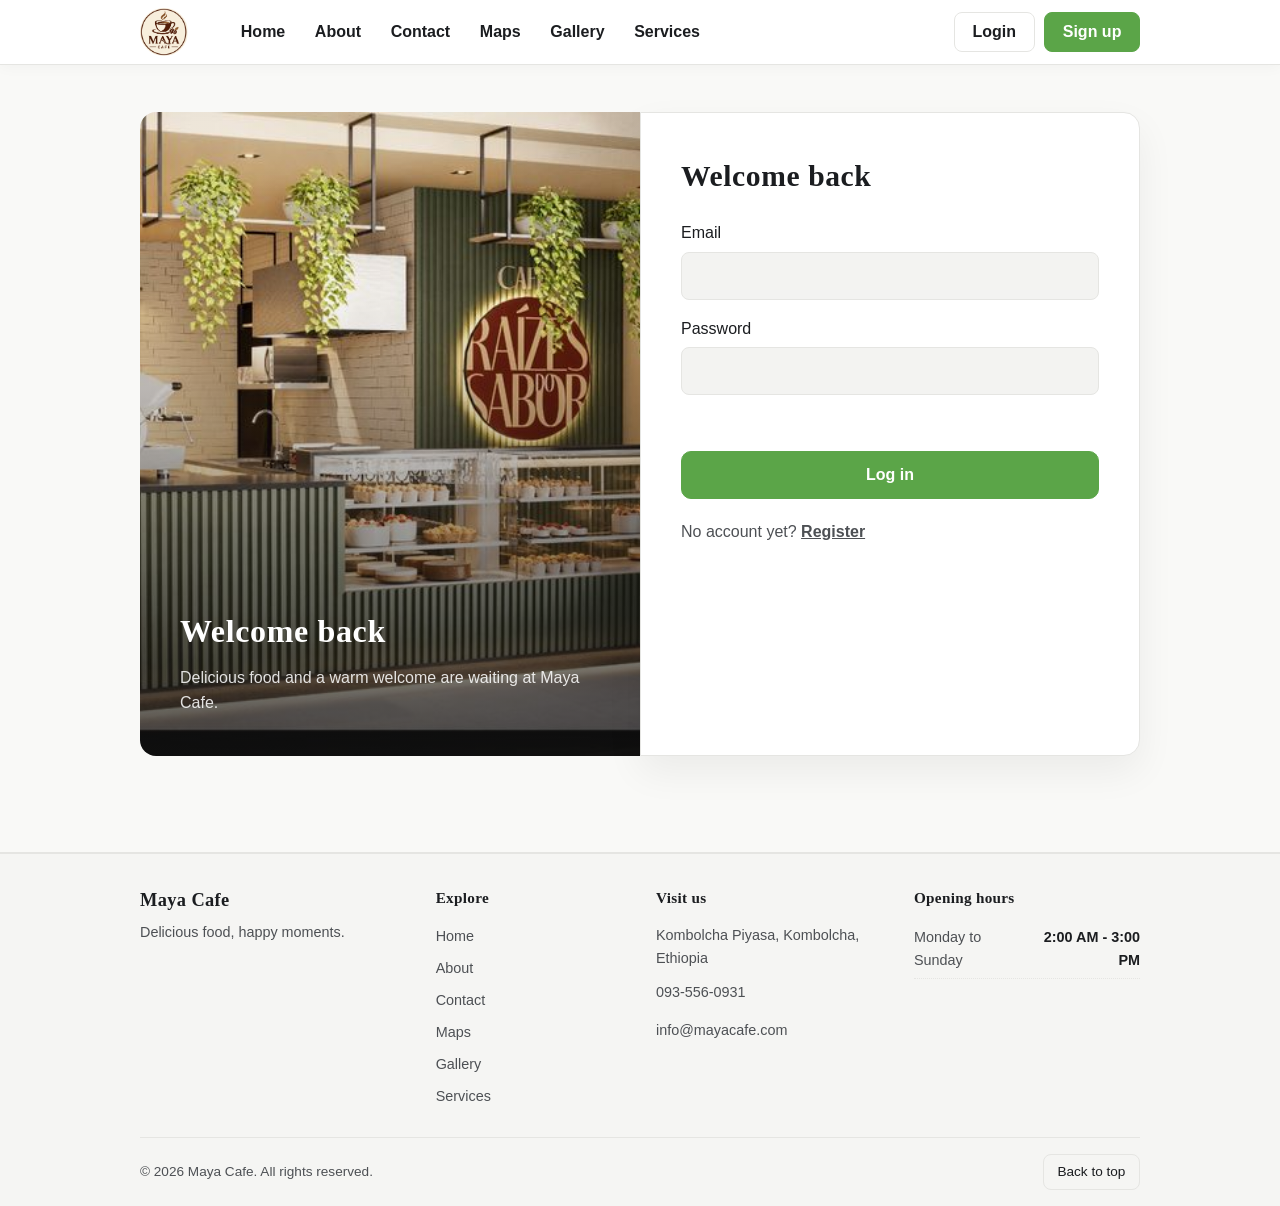
<file: login.html>
<!DOCTYPE html>
<html lang="en">
<head>
  <meta charset="UTF-8">
  <meta name="viewport" content="width=device-width, initial-scale=1">
  <title>Login-Maya Cafe</title>
  <link rel="stylesheet" href="css/base.css">
  <link rel="stylesheet" href="css/header.css">
  <link rel="stylesheet" href="css/footer.css">
  <link rel="stylesheet" href="css/page.css">
</head>
<body>

  <header class="site-header" id="site-header">
    <div class="header-inner">
      <a class="brand" href="index.html" aria-label="Maya Cafe home"><img class="brand-logo" src="image/image1.png" alt="Maya Cafe"></a>
      <button type="button" id="nav-toggle" class="nav-toggle" aria-expanded="false" aria-controls="site-menu" aria-label="Open menu">
        <span class="bar"></span><span class="bar"></span><span class="bar"></span>
      </button>
      <div id="site-menu" class="site-menu">
        <nav class="site-nav" aria-label="Main"><ul>
          <li><a href="index.html">Home</a></li><li><a href="about.html">About</a></li>
          <li><a href="contact.html">Contact</a></li><li><a href="maps.html">Maps</a></li>
          <li><a href="gallary.html">Gallery</a></li><li><a href="service.html">Services</a></li>
        </ul></nav>
        <div id="header-actions" class="header-actions">
          <a class="btn-outline" href="login.html" aria-current="page">Login</a>
          <a class="btn-solid" href="register.html">Sign up</a>
        </div>
      </div>
    </div>
  </header>

  <main class="auth-main">
    <aside class="auth-visual">
      <div>
        <h2>Welcome back</h2>
        <p>Delicious food and a warm welcome are waiting at Maya Cafe.</p>
      </div>
    </aside>
    <section class="form-card">
    <h1>Welcome back</h1>

    <form id="login-form" class="form">
      <div class="field">
        <label for="email">Email</label>
        <input id="email" type="email" autocomplete="email" required>
      </div>
      <div class="field">
        <label for="password">Password</label>
        <input id="password" type="password" autocomplete="current-password" required>
      </div>

      <p id="form-message" class="form-message" aria-live="polite"></p>
      <button type="submit" class="btn">Log in</button>
    </form>

    <!-- <p class="form-note">Demo only: accounts stay in this browser and passwords are not protected. Do not use a real password.</p> -->
    <p class="form-note">No account yet? <a href="register.html">Register</a></p>
    </section>
  </main>

  <footer class="footer"><div class="container"><div class="footer-grid"><div><p class="footer-brand">Maya Cafe</p><p class="footer-text">Delicious food, happy moments.</p></div><nav aria-label="Footer navigation"><h2 class="footer-title">Explore</h2><ul class="footer-list"><li><a href="index.html">Home</a></li><li><a href="about.html">About</a></li><li><a href="contact.html">Contact</a></li><li><a href="maps.html">Maps</a></li><li><a href="gallary.html">Gallery</a></li><li><a href="service.html">Services</a></li></ul></nav><div><h2 class="footer-title">Visit us</h2><ul class="footer-list contact"><li>Kombolcha Piyasa, Kombolcha, Ethiopia</li><li><a href="tel:+251935560931">093-556-0931</a></li><li><a href="mailto:info@mayacafe.com">info@mayacafe.com</a></li></ul></div><div><h2 class="footer-title">Opening hours</h2><dl class="hours"><div><dt>Monday to Sunday</dt><dd>2:00 AM - 3:00 PM</dd></div></dl></div></div><div class="footer-bottom"><p>&copy; <span id="year"></span> Maya Cafe. All rights reserved.</p><button type="button" id="back-to-top" class="to-top">Back to top</button></div></div></footer>

  <script src="js/nav.js"></script>
  <script src="js/auth.js"></script>
</body>
</html>
</file>
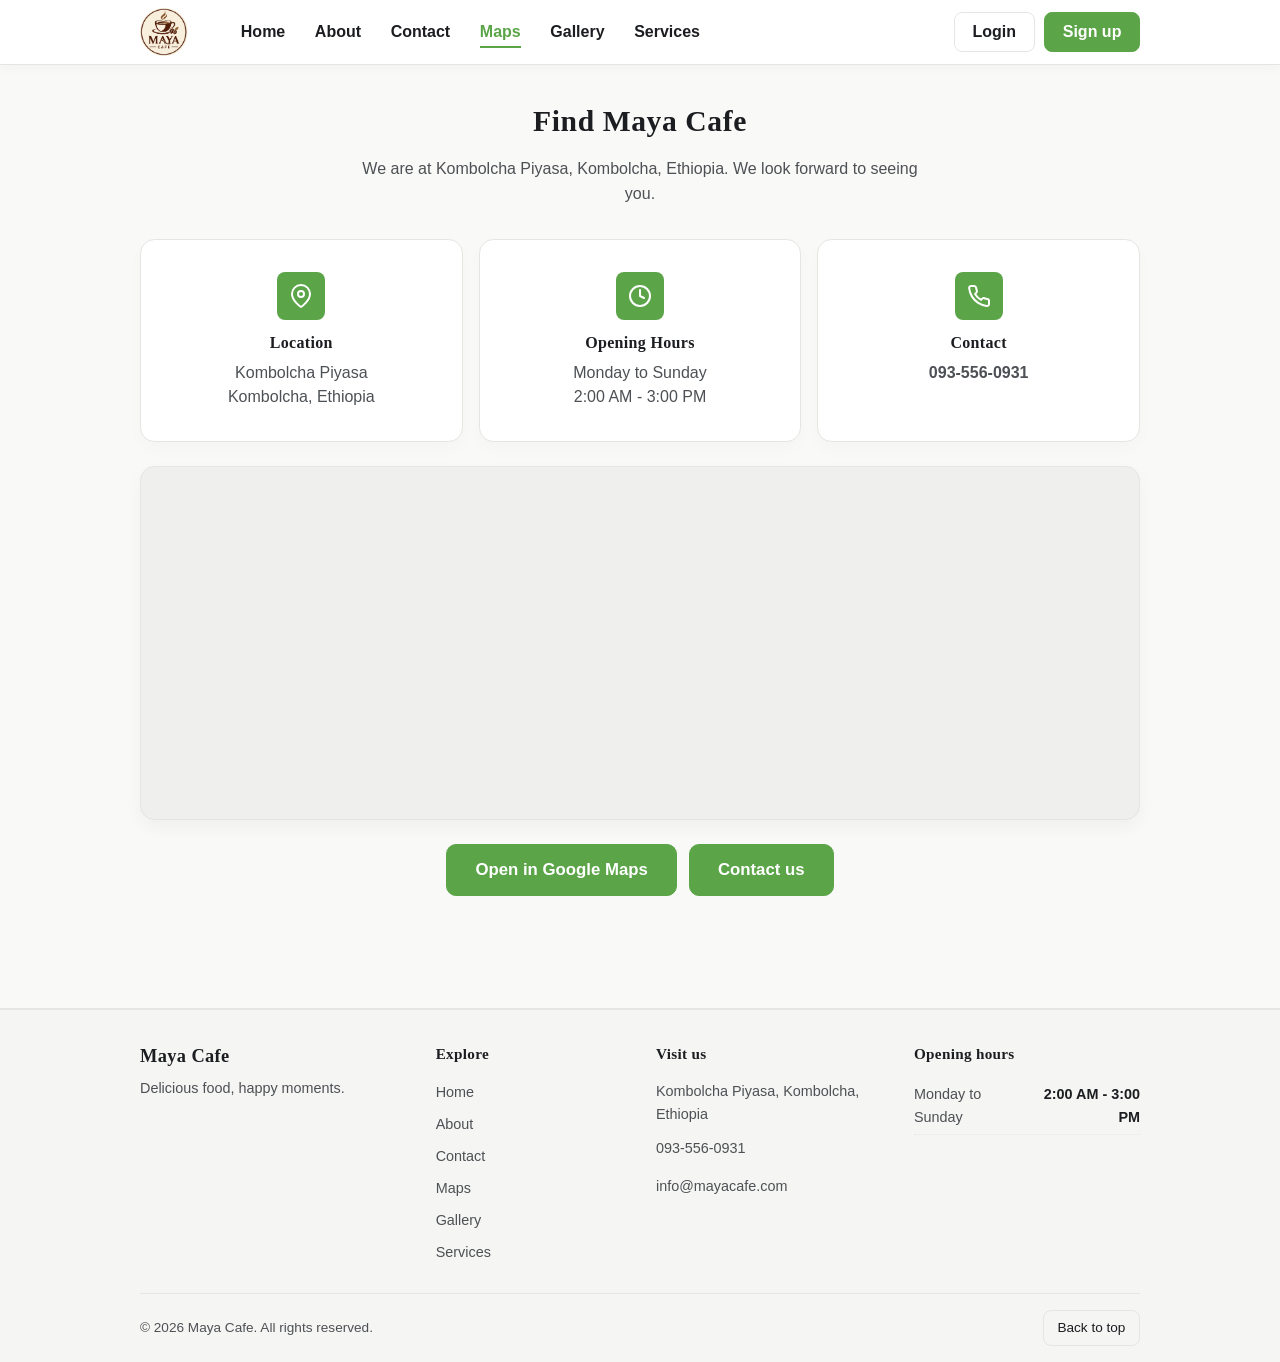
<file: maps.html>
<!DOCTYPE html>
<html lang="en">
<head>
  <meta charset="UTF-8">
  <meta name="viewport" content="width=device-width, initial-scale=1">
  <meta name="description" content="Find Maya Cafe at Kombolcha Piyasa in Kombolcha, Ethiopia.">
  <title>Find us - Maya Cafe</title>
  <link rel="stylesheet" href="css/base.css">
  <link rel="stylesheet" href="css/header.css">
  <link rel="stylesheet" href="css/footer.css">
  <link rel="stylesheet" href="css/page.css">
</head>
<body>
  <header class="site-header" id="site-header">
    <div class="header-inner">
      <a class="brand" href="index.html" aria-label="Maya Cafe home"><img class="brand-logo" src="image/image1.png" alt="Maya Cafe"></a>
      <button type="button" id="nav-toggle" class="nav-toggle" aria-expanded="false" aria-controls="site-menu" aria-label="Open menu"><span class="bar"></span><span class="bar"></span><span class="bar"></span></button>
      <div id="site-menu" class="site-menu">
        <nav class="site-nav" aria-label="Main"><ul>
          <li><a href="index.html">Home</a></li><li><a href="about.html">About</a></li>
          <li><a href="contact.html">Contact</a></li><li><a href="maps.html" aria-current="page">Maps</a></li>
          <li><a href="gallary.html">Gallery</a></li><li><a href="service.html">Services</a></li>
        </ul></nav>
        <div id="header-actions" class="header-actions"><a class="btn-outline" href="login.html">Login</a><a class="btn-solid" href="register.html">Sign up</a></div>
      </div>
    </div>
  </header>
  <main class="content">
    <h1>Find Maya Cafe</h1>
    <p>We are at Kombolcha Piyasa, Kombolcha, Ethiopia. We look forward to seeing you.</p>
    
    <div class="location-info">
      <div class="location-detail">
        <div class="location-icon">
          <svg width="24" height="24" viewBox="0 0 24 24" fill="none" stroke="currentColor" stroke-width="2" stroke-linecap="round" stroke-linejoin="round">
            <path d="M21 10c0 7-9 13-9 13s-9-6-9-13a9 9 0 0 1 18 0z"/>
            <circle cx="12" cy="10" r="3"/>
          </svg>
        </div>
        <div>
          <h3>Location</h3>
          <p>Kombolcha Piyasa<br>Kombolcha, Ethiopia</p>
        </div>
      </div>
      
      <div class="location-detail">
        <div class="location-icon">
          <svg width="24" height="24" viewBox="0 0 24 24" fill="none" stroke="currentColor" stroke-width="2" stroke-linecap="round" stroke-linejoin="round">
            <circle cx="12" cy="12" r="10"/>
            <polyline points="12 6 12 12 16 14"/>
          </svg>
        </div>
        <div>
          <h3>Opening Hours</h3>
          <p>Monday to Sunday<br>2:00 AM - 3:00 PM</p>
        </div>
      </div>
      
      <div class="location-detail">
        <div class="location-icon">
          <svg width="24" height="24" viewBox="0 0 24 24" fill="none" stroke="currentColor" stroke-width="2" stroke-linecap="round" stroke-linejoin="round">
            <path d="M22 16.92v3a2 2 0 0 1-2.18 2 19.79 19.79 0 0 1-8.63-3.07 19.5 19.5 0 0 1-6-6 19.79 19.79 0 0 1-3.07-8.67A2 2 0 0 1 4.11 2h3a2 2 0 0 1 2 1.72 12.84 12.84 0 0 0 .7 2.81 2 2 0 0 1-.45 2.11L8.09 9.91a16 16 0 0 0 6 6l1.27-1.27a2 2 0 0 1 2.11-.45 12.84 12.84 0 0 0 2.81.7A2 2 0 0 1 22 16.92z"/>
          </svg>
        </div>
        <div>
          <h3>Contact</h3>
          <p><a href="tel:+251935560931">093-556-0931</a></p>
        </div>
      </div>
    </div>
    
    <div class="map-embed">
      <iframe title="Map showing Kombolcha Piyasa, Kombolcha" src="https://maps.google.com/maps?q=Kombolcha%20Piyasa%2C%20Kombolcha%2C%20Ethiopia&amp;output=embed" loading="lazy" referrerpolicy="no-referrer-when-downgrade"></iframe>
    </div>
    
    <div class="map-actions">
      <a class="btn btn-brand btn-lg" href="https://www.google.com/maps/place/Maya+Cafe/@11.0839184,39.7393108,685m/data=!3m2!1e3!4b1!4m7!3m6!1s0x16477755df976513:0x7911aa3dd064ce79!8m2!3d11.0839184!4d39.7393108!15sCgltYXlhIGNha2WSAQRjYWZl4AEA!16s%2Fg%2F11gmc64nbw?entry=ttu&g_ep=EgoyMDI2MTAxMS4wIKXMDSoASAFQAw%3D%3D" target="_blank" rel="noopener noreferrer">Open in Google Maps</a>
      <a class="btn btn-dark btn-lg" href="contact.html">Contact us</a>
    </div>
  </main>
  <footer class="footer"><div class="container"><div class="footer-grid"><div><p class="footer-brand">Maya Cafe</p><p class="footer-text">Delicious food, happy moments.</p></div><nav aria-label="Footer navigation"><h2 class="footer-title">Explore</h2><ul class="footer-list"><li><a href="index.html">Home</a></li><li><a href="about.html">About</a></li><li><a href="contact.html">Contact</a></li><li><a href="maps.html">Maps</a></li><li><a href="gallary.html">Gallery</a></li><li><a href="service.html">Services</a></li></ul></nav><div><h2 class="footer-title">Visit us</h2><ul class="footer-list contact"><li>Kombolcha Piyasa, Kombolcha, Ethiopia</li><li><a href="tel:+251935560931">093-556-0931</a></li><li><a href="mailto:info@mayacafe.com">info@mayacafe.com</a></li></ul></div><div><h2 class="footer-title">Opening hours</h2><dl class="hours"><div><dt>Monday to Sunday</dt><dd>2:00 AM - 3:00 PM</dd></div></dl></div></div><div class="footer-bottom"><p>&copy; <span id="year"></span> Maya Cafe. All rights reserved.</p><button type="button" id="back-to-top" class="to-top">Back to top</button></div></div></footer>
  <script src="js/nav.js"></script>
</body>
</html>
</file>
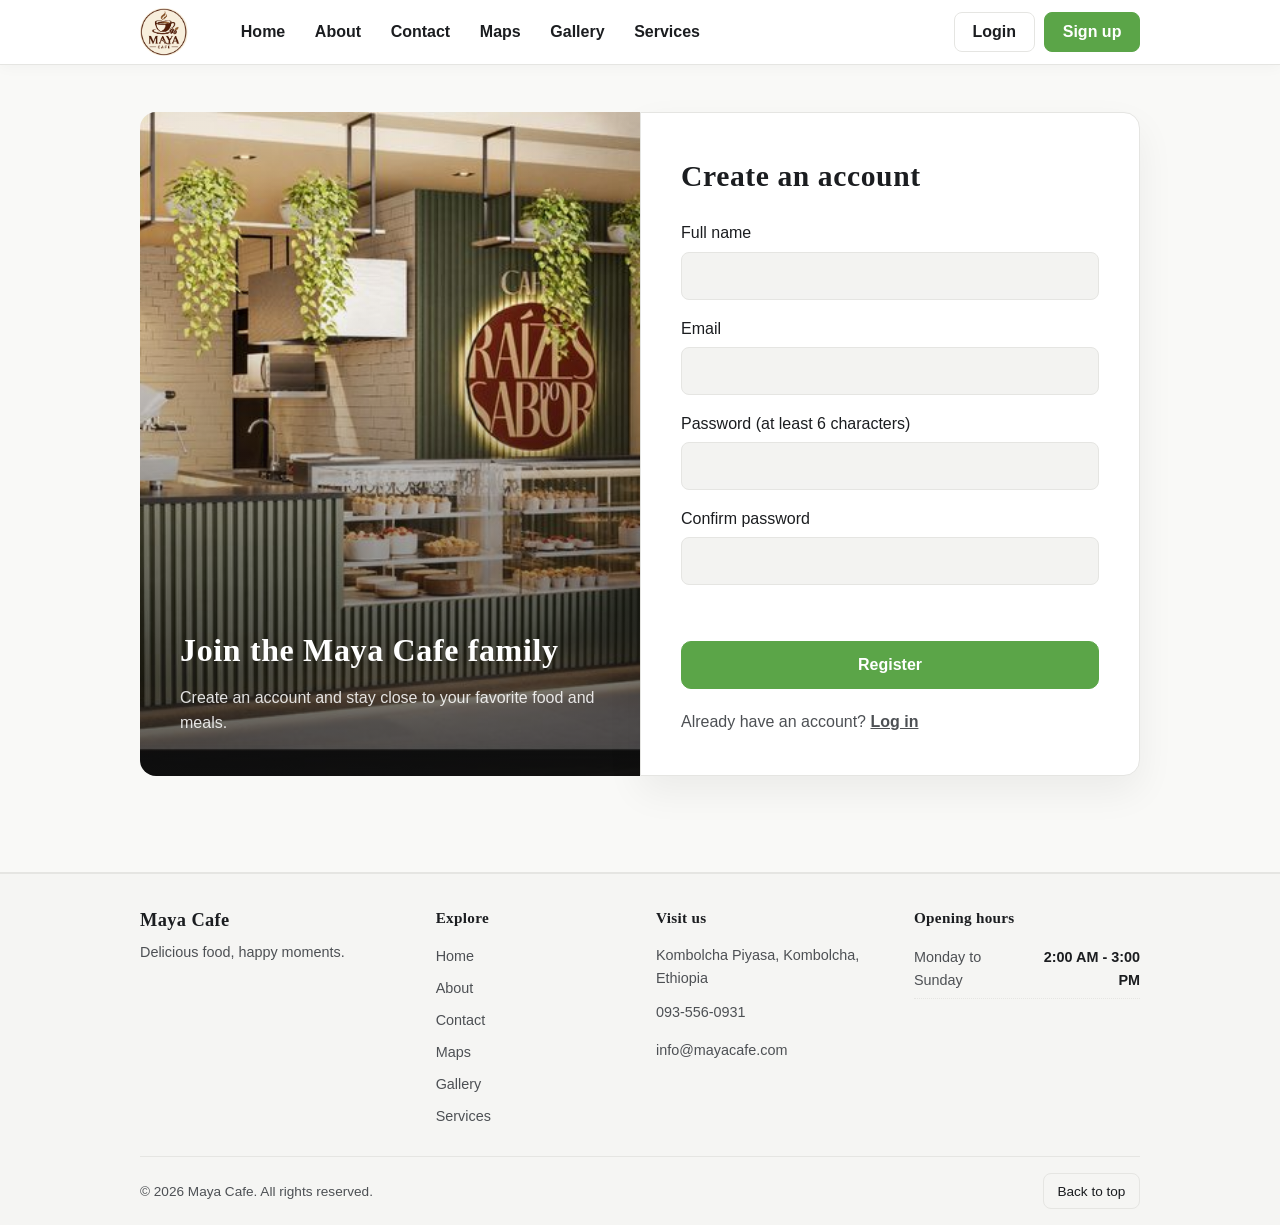
<file: register.html>
<!DOCTYPE html>
<html lang="en">
<head>
  <meta charset="UTF-8">
  <meta name="viewport" content="width=device-width, initial-scale=1">
  <title>Registration - Maya Cafe</title>
  <link rel="stylesheet" href="css/base.css">
  <link rel="stylesheet" href="css/header.css">
  <link rel="stylesheet" href="css/footer.css">
  <link rel="stylesheet" href="css/page.css">
</head>
<body>

  <header class="site-header" id="site-header">
    <div class="header-inner">
      <a class="brand" href="index.html" aria-label="Maya Cafe home"><img class="brand-logo" src="image/image1.png" alt="Maya Cafe"></a>
      <button type="button" id="nav-toggle" class="nav-toggle" aria-expanded="false" aria-controls="site-menu" aria-label="Open menu">
        <span class="bar"></span><span class="bar"></span><span class="bar"></span>
      </button>
      <div id="site-menu" class="site-menu">
        <nav class="site-nav" aria-label="Main"><ul>
          <li><a href="index.html">Home</a></li><li><a href="about.html">About</a></li>
          <li><a href="contact.html">Contact</a></li><li><a href="maps.html">Maps</a></li>
          <li><a href="gallary.html">Gallery</a></li><li><a href="service.html">Services</a></li>
        </ul></nav>
        <div id="header-actions" class="header-actions">
          <a class="btn-outline" href="login.html">Login</a>
          <a class="btn-solid" href="register.html" aria-current="page">Sign up</a>
        </div>
      </div>
    </div>
  </header>

  <main class="auth-main">
    <aside class="auth-visual">
      <div>
        <h2>Join the Maya Cafe family</h2>
        <p>Create an account and stay close to your favorite food and meals.</p>
      </div>
    </aside>
    <section class="form-card">
    <h1>Create an account</h1>

    <form id="register-form" class="form">
      <div class="field">
        <label for="name">Full name</label>
        <input id="name" type="text" autocomplete="name" required>
      </div>
      <div class="field">
        <label for="email">Email</label>
        <input id="email" type="email" autocomplete="email" required>
      </div>
      <div class="field">
        <label for="password">Password (at least 6 characters)</label>
        <input id="password" type="password" minlength="6" autocomplete="new-password" required>
      </div>
      <div class="field">
        <label for="confirm">Confirm password</label>
        <input id="confirm" type="password" autocomplete="new-password" required>
      </div>

      <p id="form-message" class="form-message" aria-live="polite"></p>
      <button type="submit" class="btn">Register</button>
    </form>

    <!-- <p class="form-note">Demo only: accounts stay in this browser and passwords are not protected. Do not use a real password.</p> -->
    <p class="form-note">Already have an account? <a href="login.html">Log in</a></p>
    </section>
  </main>

  <footer class="footer"><div class="container"><div class="footer-grid"><div><p class="footer-brand">Maya Cafe</p><p class="footer-text">Delicious food, happy moments.</p></div><nav aria-label="Footer navigation"><h2 class="footer-title">Explore</h2><ul class="footer-list"><li><a href="index.html">Home</a></li><li><a href="about.html">About</a></li><li><a href="contact.html">Contact</a></li><li><a href="maps.html">Maps</a></li><li><a href="gallary.html">Gallery</a></li><li><a href="service.html">Services</a></li></ul></nav><div><h2 class="footer-title">Visit us</h2><ul class="footer-list contact"><li>Kombolcha Piyasa, Kombolcha, Ethiopia</li><li><a href="tel:+251935560931">093-556-0931</a></li><li><a href="mailto:info@mayacafe.com">info@mayacafe.com</a></li></ul></div><div><h2 class="footer-title">Opening hours</h2><dl class="hours"><div><dt>Monday to Sunday</dt><dd>2:00 AM - 3:00 PM</dd></div></dl></div></div><div class="footer-bottom"><p>&copy; <span id="year"></span> Maya Cafe. All rights reserved.</p><button type="button" id="back-to-top" class="to-top">Back to top</button></div></div></footer>

  <script src="js/nav.js"></script>
  <script src="js/auth.js"></script>
</body>
</html>
</file>
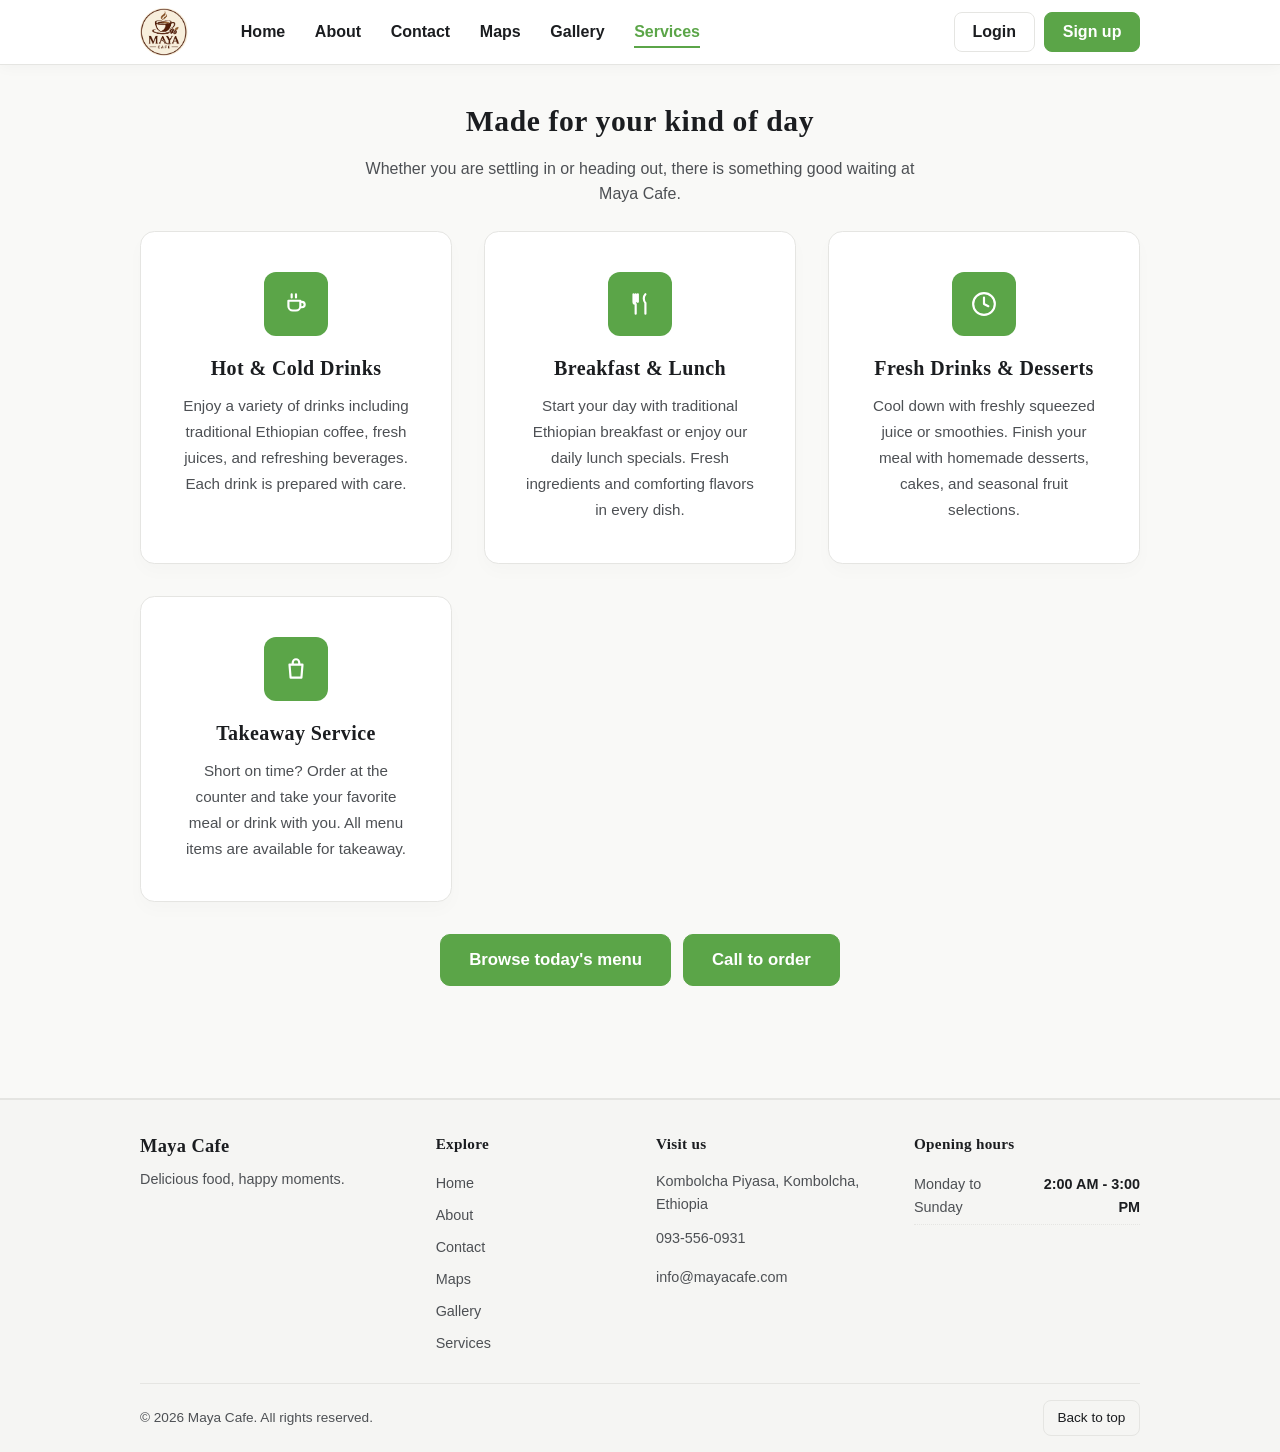
<file: service.html>
<!DOCTYPE html>
<html lang="en">
<head>
  <meta charset="UTF-8">
  <meta name="viewport" content="width=device-width, initial-scale=1">
  <meta name="description" content="Explore meals, drinks, and takeaway at Maya Cafe in Kombolcha.">
  <title>Services-Maya Cafe</title>
  <link rel="stylesheet" href="css/base.css">
  <link rel="stylesheet" href="css/header.css">
  <link rel="stylesheet" href="css/footer.css">
  <link rel="stylesheet" href="css/page.css">
</head>
<body>
  <header class="site-header" id="site-header">
    <div class="header-inner">
      <a class="brand" href="index.html" aria-label="Maya Cafe home"><img class="brand-logo" src="image/image1.png" alt="Maya Cafe"></a>
      <button type="button" id="nav-toggle" class="nav-toggle" aria-expanded="false" aria-controls="site-menu" aria-label="Open menu"><span class="bar"></span><span class="bar"></span><span class="bar"></span></button>
      <div id="site-menu" class="site-menu">
        <nav class="site-nav" aria-label="Main"><ul>
          <li><a href="index.html">Home</a></li><li><a href="about.html">About</a></li>
          <li><a href="contact.html">Contact</a></li><li><a href="maps.html">Maps</a></li>
          <li><a href="gallary.html">Gallery</a></li><li><a href="service.html" aria-current="page">Services</a></li>
        </ul></nav>
        <div id="header-actions" class="header-actions"><a class="btn-outline" href="login.html">Login</a><a class="btn-solid" href="register.html">Sign up</a></div>
      </div>
    </div>
  </header>
  <main class="content">
    <h1>Made for your kind of day</h1>
    <p>Whether you are settling in or heading out, there is something good waiting at Maya Cafe.</p>
    
    <div class="service-list">
      <section>
        <div class="service-icon">
          <svg width="26" height="26" viewBox="0 0 24 24" fill="none" stroke="currentColor" stroke-width="2" stroke-linecap="round" stroke-linejoin="round">
            <path d="M5 9h11v5a4 4 0 0 1-4 4H9a4 4 0 0 1-4-4V9zM16 10h1.5a2.5 2.5 0 0 1 0 5H16M8 3v3M12 3v3"/>
          </svg>
        </div>
        <h2>Hot & Cold Drinks</h2>
        <p>Enjoy a variety of drinks including traditional Ethiopian coffee, fresh juices, and refreshing beverages. Each drink is prepared with care.</p>
      </section>
      
      <section>
        <div class="service-icon">
          <svg width="26" height="26" viewBox="0 0 24 24" fill="none" stroke="currentColor" stroke-width="2" stroke-linecap="round" stroke-linejoin="round">
            <path d="M6 3v7a2 2 0 0 0 2 2v9M10 3v7M8 3v7M17 3c-2 2-2 6 0 8v10"/>
          </svg>
        </div>
        <h2>Breakfast & Lunch</h2>
        <p>Start your day with traditional Ethiopian breakfast or enjoy our daily lunch specials. Fresh ingredients and comforting flavors in every dish.</p>
      </section>
      
      <section>
        <div class="service-icon">
          <svg width="26" height="26" viewBox="0 0 24 24" fill="none" stroke="currentColor" stroke-width="2" stroke-linecap="round" stroke-linejoin="round">
            <circle cx="12" cy="12" r="10"/>
            <path d="M12 6v6l4 2"/>
          </svg>
        </div>
        <h2>Fresh Drinks & Desserts</h2>
        <p>Cool down with freshly squeezed juice or smoothies. Finish your meal with homemade desserts, cakes, and seasonal fruit selections.</p>
      </section>
      
      <section>
        <div class="service-icon">
          <svg width="26" height="26" viewBox="0 0 24 24" fill="none" stroke="currentColor" stroke-width="2" stroke-linecap="round" stroke-linejoin="round">
            <path d="M6 8h12l-1 12H7L6 8zM9 8V6a3 3 0 0 1 6 0v2"/>
          </svg>
        </div>
        <h2>Takeaway Service</h2>
        <p>Short on time? Order at the counter and take your favorite meal or drink with you. All menu items are available for takeaway.</p>
      </section>
    </div>
    
    <div class="service-cta">
      <a class="btn btn-brand btn-lg" href="index.html#menu">Browse today's menu</a>
      <a class="btn btn-dark btn-lg" href="contact.html">Call to order</a>
    </div>
  </main>
  <footer class="footer"><div class="container"><div class="footer-grid"><div><p class="footer-brand">Maya Cafe</p><p class="footer-text">Delicious food, happy moments.</p></div><nav aria-label="Footer navigation"><h2 class="footer-title">Explore</h2><ul class="footer-list"><li><a href="index.html">Home</a></li><li><a href="about.html">About</a></li><li><a href="contact.html">Contact</a></li><li><a href="maps.html">Maps</a></li><li><a href="gallary.html">Gallery</a></li><li><a href="service.html">Services</a></li></ul></nav><div><h2 class="footer-title">Visit us</h2><ul class="footer-list contact"><li>Kombolcha Piyasa, Kombolcha, Ethiopia</li><li><a href="tel:+251935560931">093-556-0931</a></li><li><a href="mailto:info@mayacafe.com">info@mayacafe.com</a></li></ul></div><div><h2 class="footer-title">Opening hours</h2><dl class="hours"><div><dt>Monday to Sunday</dt><dd>2:00 AM - 3:00 PM</dd></div></dl></div></div><div class="footer-bottom"><p>&copy; <span id="year"></span> Maya Cafe. All rights reserved.</p><button type="button" id="back-to-top" class="to-top">Back to top</button></div></div></footer>
  <script src="js/nav.js"></script>
</body>
</html>
</file>
<file: css/base.css>
/* base.css: colors, fonts, reset and parts shared by every page */

:root {
  --paper: #f3f3f1;
  --surface: #ffffff;
  --header-bg: #18191a;
  --header-soft: #2a2b2d;
  --ink: #1b1d20;
  --muted: #4d5054;
  --muted-soft: #7a7d80;
  --line: #e5e5e2;
  --neutral: #e9e9e7;
  --neutral-strong: #dfe0dd;
  --shadow: rgba(0, 0, 0, 0.08);
  --accent: #dfe1df;
  --brand-accent: #5BA548;
  --brand-hover: #4a8c3a;

  --font-display: "Segoe UI", "Helvetica Neue", Arial, sans-serif;
  --font-body: "Segoe UI", "Helvetica Neue", Arial, sans-serif;
}

*, *::before, *::after { box-sizing: border-box; }

[hidden] { display: none !important; }

html { scroll-behavior: smooth; }

body {
  margin: 0;
  background: #f9f9f7;
  color: var(--ink);
  font-family: var(--font-body);
  font-size: 1rem;
  line-height: 1.6;
}

img { max-width: 100%; }

:focus-visible {
  outline: 3px solid var(--muted);
  outline-offset: 2px;
}

.visually-hidden {
  position: absolute;
  width: 1px;
  height: 1px;
  overflow: hidden;
  clip: rect(0 0 0 0);
  white-space: nowrap;
}

.container {
  max-width: 65rem;
  margin: 0 auto;
  padding-left: 1.25rem;
  padding-right: 1.25rem;
}

.btn {
  display: inline-flex;
  align-items: center;
  justify-content: center;
  min-height: 3rem;
  padding: 0 1.5rem;
  font: inherit;
  font-weight: 600;
  color: #fff;
  background: var(--brand-accent);
  border: 1px solid var(--brand-accent);
  border-radius: 0.625rem;
  text-decoration: none;
  cursor: pointer;
  transition: background-color 0.15s ease, color 0.15s ease, border-color 0.15s ease, transform 0.15s ease;
}
.btn:hover {
  background: var(--brand-hover);
  border-color: var(--brand-hover);
  transform: translateY(-1px);
}
.btn:focus-visible {
  outline: 3px solid var(--brand-accent);
  outline-offset: 2px;
  box-shadow: 0 0 0 2px #fff;
}
.btn-lg { min-height: 3.25rem; padding: 0 1.75rem; font-size: 1.05rem; }
.btn-dark { 
  color: #fff; 
  background: var(--brand-accent); 
  border-color: var(--brand-accent); 
}
.btn-dark:hover { 
  background: var(--brand-hover); 
  border-color: var(--brand-hover); 
}
.btn-brand {
  color: #fff;
  background: var(--brand-accent);
  border-color: var(--brand-accent);
}
.btn-brand:hover { 
  color: #fff; 
  background: var(--brand-hover); 
  border-color: var(--brand-hover); 
}
.btn-line {
  color: #fff;
  background: var(--brand-accent);
  border: 1.5px solid var(--brand-accent);
}
.btn-line:hover { 
  background: var(--brand-hover); 
  border-color: var(--brand-hover); 
}

.btn-small {
  min-height: 2.35rem;
  padding: 0 0.9rem;
  font-size: 0.88rem;
}

.section { padding: 4.5rem 0 2.5rem; }
.section-title,
.page-title,
.content h1,
.content h2 {
  margin: 0 0 0.75rem;
  font-family: 'Georgia', 'Garamond', 'Times New Roman', serif;
  font-weight: 600;
  font-size: clamp(1.5rem, 3.5vw, 1.85rem);
  line-height: 1.2;
  letter-spacing: 0.02em;
  color: var(--ink);
  text-align: center;
}
.section-lead { 
  margin: 0 0 1.5rem; 
  font-size: 1rem; 
  color: var(--muted); 
  text-align: center;
}

/* Menu section specific styling */
#menu .section-title {
  text-align: center;
}

#menu .section-lead {
  text-align: center;
}

@media (prefers-reduced-motion: reduce) {
  html { scroll-behavior: auto; }
  .btn { transition: none; }
}
</file>
<file: css/header.css>
/* header.css: the static header (it scrolls away with the page) */

.site-header {
  position: fixed;
  z-index: 1000;
  top: 0;
  left: 0;
  width: 100%;
  background: rgba(255, 255, 255, 0.96);
  color: var(--ink);
  border-bottom: 1px solid var(--line);
  box-shadow: 0 2px 14px rgba(0, 0, 0, 0.035);
}
.site-header :focus-visible { outline-color: var(--brand-accent); }

.header-inner {
  position: relative;
  max-width: 65rem;
  margin: 0 auto;
  padding: 0.5rem 1.25rem;
  display: flex;
  align-items: center;
  justify-content: space-between;
  gap: 1rem;
}

/* ---- Logo / brand ---- */
.brand {
  display: flex;
  align-items: center;
  gap: 0.6rem;
  color: var(--ink);
  text-decoration: none;
}
.brand-logo {
  display: block;
  width: 3rem;
  height: 3rem;
  object-fit: contain;
  border-radius: 50%;
}
.brand:focus-visible { border-radius: 0.5rem; }
.brand-name {
  font-family: var(--font-display);
  font-weight: 800;
  font-size: 1.5rem;
  letter-spacing: -0.02em;
  transition: color 0.15s ease;
}
.brand:hover .brand-name { color: var(--accent); }

/* ---- Menu wrapper: links on the left, buttons on the right ---- */
.site-menu {
  flex: 1;
  display: flex;
  align-items: center;
  gap: 1rem;
}
.site-nav { margin-left: 1.5rem; }
.site-nav ul {
  list-style: none;
  margin: 0;
  padding: 0;
  display: flex;
  align-items: center;
  gap: 0.25rem;
}
.site-nav a {
  position: relative;
  display: flex;
  align-items: center;
  min-height: 2.75rem;
  padding: 0 0.8rem;
  color: var(--ink);
  font-weight: 600;
  text-decoration: none;
  transition: color 0.15s ease;
}
.site-nav a::after {
  content: "";
  position: absolute;
  left: 0.8rem;
  right: 0.8rem;
  bottom: 0.4rem;
  height: 2px;
  background: var(--brand-accent);
  transform: scaleX(0);
  transform-origin: left;
  transition: transform 0.2s ease;
}
.site-nav a:hover,
.site-nav a[aria-current="page"] { color: var(--brand-accent); }
.site-nav a:hover::after,
.site-nav a[aria-current="page"]::after { transform: scaleX(1); }

/* ---- Login / Sign up buttons ---- */
.header-actions {
  margin-left: auto;
  display: flex;
  align-items: center;
  gap: 0.6rem;
}
.btn-outline,
.btn-solid {
  display: inline-flex;
  align-items: center;
  justify-content: center;
  height: 2.5rem;
  padding: 0 1.1rem;
  font: inherit;
  font-weight: 600;
  white-space: nowrap;
  text-decoration: none;
  border-radius: 0.5rem;
  cursor: pointer;
  transition: background-color 0.15s ease, color 0.15s ease, border-color 0.15s ease;
}
.btn-outline {
  color: var(--ink);
  background: transparent;
  border: 1.5px solid var(--line);
}
.btn-outline:hover { color: var(--brand-accent); border-color: var(--brand-accent); }
.btn-solid {
  color: #fff;
  background: var(--brand-accent);
  border: 1.5px solid var(--brand-accent);
}
.btn-solid:hover { background: #aa1e2a; border-color: #aa1e2a; }

.user-name {
  max-width: 10rem;
  overflow: hidden;
  text-overflow: ellipsis;
  white-space: nowrap;
  font-weight: 500;
}

/* ---- Menu button (phones only) ---- */
.nav-toggle {
  display: none;
  width: 2.75rem;
  height: 2.75rem;
  flex-direction: column;
  align-items: center;
  justify-content: center;
  gap: 5px;
  background: transparent;
  border: 1.5px solid var(--line);
  border-radius: 0.5rem;
  cursor: pointer;
}
.nav-toggle .bar {
  display: block;
  width: 20px;
  height: 2px;
  background: var(--ink);
  border-radius: 2px;
  transition: transform 0.2s ease, opacity 0.2s ease;
}
.nav-toggle[aria-expanded="true"] .bar:nth-child(1) { transform: translateY(7px) rotate(45deg); }
.nav-toggle[aria-expanded="true"] .bar:nth-child(2) { opacity: 0; }
.nav-toggle[aria-expanded="true"] .bar:nth-child(3) { transform: translateY(-7px) rotate(-45deg); }

/* ---- Narrow screens: links and buttons fold into a dropdown ---- */
@media (max-width: 899px) {
  .nav-toggle { display: flex; }
  .site-menu {
    display: none;
    position: absolute;
    top: 100%;
    left: 0;
    right: 0;
    flex-direction: column;
    align-items: stretch;
    gap: 1rem;
    padding: 0.5rem 1.25rem 1.25rem;
    background: #fff;
    border-top: 1px solid var(--line);
    box-shadow: 0 16px 24px rgba(0, 0, 0, 0.3);
  }
  .site-menu.open { display: flex; }
  .site-nav { margin-left: 0; }
  .site-nav ul { flex-direction: column; align-items: stretch; gap: 0; }
  .site-nav a { min-height: 3rem; }
  .header-actions { margin-left: 0; }
  .header-actions > * { flex: 1; }
}

@media (prefers-reduced-motion: reduce) {
  .brand-name,
  .site-nav a,
  .site-nav a::after,
  .btn-outline,
  .btn-solid,
  .nav-toggle .bar { transition: none; }
}
</file>
<file: css/footer.css>
/* footer.css: the footer, the same on every page */

.footer {
  margin-top: 2rem;
  padding: 2rem 0 1rem;
  background: #f5f5f3;
  color: var(--ink);
  border-top: 2px solid var(--line);
}
.footer :focus-visible { outline-color: var(--brand-accent); }
.footer a { color: var(--muted); text-decoration: none; }

.footer-grid {
  display: grid;
  grid-template-columns: 1fr;
  gap: 1.5rem;
}

/* ---- About column ---- */
.footer-brand {
  margin: 0 0 0.35rem;
  font-family: 'Georgia', 'Garamond', 'Times New Roman', serif;
  font-weight: 600;
  font-size: 1.15rem;
  letter-spacing: 0.02em;
  color: var(--ink);
}
.footer-text { max-width: 20rem; margin: 0; color: var(--muted); font-size: 0.9rem; }

.social {
  list-style: none;
  margin: 1.25rem 0 0;
  padding: 0;
  display: flex;
  gap: 0.6rem;
}
.social a {
  width: 2.75rem;
  height: 2.75rem;
  display: flex;
  align-items: center;
  justify-content: center;
  color: var(--ink);
  border: 1.5px solid var(--line);
  border-radius: 50%;
  transition: background-color 0.15s ease, color 0.15s ease, border-color 0.15s ease;
}
.social a:hover { color: #fff; background: var(--brand-accent); border-color: var(--brand-accent); }

/* ---- Column titles and lists ---- */
.footer-title {
  margin: 0 0 0.65rem;
  font-family: 'Georgia', 'Garamond', 'Times New Roman', serif;
  font-weight: 600;
  font-size: 0.95rem;
  letter-spacing: 0.02em;
  color: var(--ink);
}
.footer-list {
  list-style: none;
  margin: 0;
  padding: 0;
  display: flex;
  flex-direction: column;
}
.footer-list li { color: var(--muted); font-size: 0.9rem; }
.footer-list a {
  display: inline-flex;
  align-items: center;
  min-height: 2rem;
  transition: color 0.15s ease;
}
.footer-list a:hover { color: var(--brand-accent); text-decoration: underline; }
.contact li { padding: 0.2rem 0; }

/* ---- Opening hours ---- */
.hours { margin: 0; }
.hours div {
  display: flex;
  justify-content: space-between;
  gap: 1rem;
  padding: 0.35rem 0;
  border-bottom: 1px dotted var(--line);
  font-size: 0.9rem;
}
.hours dt { color: var(--muted); }
.hours dd { margin: 0; font-weight: 600; text-align: right; color: var(--ink); }

/* ---- Bottom bar ---- */
.footer-bottom {
  margin-top: 1.5rem;
  padding-top: 1rem;
  border-top: 1px solid var(--line);
  display: flex;
  flex-wrap: wrap;
  align-items: center;
  justify-content: space-between;
  gap: 0.75rem;
  color: var(--muted);
  font-size: 0.85rem;
}
.footer-bottom p { margin: 0; }
.to-top {
  display: inline-flex;
  align-items: center;
  gap: 0.5rem;
  height: 2.25rem;
  padding: 0 0.85rem;
  font: inherit;
  font-size: 0.85rem;
  color: var(--ink);
  background: transparent;
  border: 1.5px solid var(--line);
  border-radius: 0.5rem;
  cursor: pointer;
  transition: color 0.15s ease, border-color 0.15s ease, background-color 0.15s ease;
}
.to-top:hover { color: #fff; background: var(--brand-accent); border-color: var(--brand-accent); }

/* ---- Wider screens ---- */
@media (min-width: 700px) {
  .footer-grid { grid-template-columns: repeat(2, minmax(0, 1fr)); }
}
@media (min-width: 1000px) {
  .footer-grid { grid-template-columns: 1.4fr 1fr 1.2fr 1.2fr; gap: 2rem; }
}

@media (prefers-reduced-motion: reduce) {
  .social a,
  .footer-list a,
  .to-top { transition: none; }
}
</file>
<file: css/home.css>
/* home.css: Home page only */

.hero {
  position: relative;
  overflow: hidden;
  min-height: 600px;
  /* background: url('https://images.unsplash.com/photo-1513104890138-7c749659a591?w=1600&q=80') center/cover no-repeat; */
  background-size: 100% auto;
  display: flex;
  align-items: center;
}
.hero::before {
  content: '';
  position: absolute;
  top: 0;
  left: 0;
  right: 50%;
  bottom: 0;
  background: #fff;
  border-radius: 0 50% 50% 0 / 0 100% 100% 0;
  z-index: 1;
}
.hero-inner {
  position: relative;
  z-index: 2;
  max-width: 1400px;
  margin: 0 auto;
  width: 100%;
  padding: 0 2rem;
  display: grid;
  grid-template-columns: 1fr 1fr;
  align-items: center;
  gap: 4rem;
}
.hero-content {
  padding: 3rem 2rem 3rem 0;
}
.hero-badge {
  display: inline-block;
  padding: 0.4rem 1.2rem;
  background: #1a1a1a;
  color: #fff;
  font-size: 0.75rem;
  font-weight: 700;
  letter-spacing: 0.15em;
  text-transform: uppercase;
  margin-bottom: 1.5rem;
}
.hero-title-main {
  margin: 0 0 0.25rem;
  font-family: 'Georgia', 'Garamond', 'Times New Roman', serif;
  font-weight: 600;
  font-size: clamp(3.5rem, 6vw, 5.5rem);
  line-height: 1;
  letter-spacing: -0.02em;
  color: var(--brand-accent);
  font-style: italic;
}
.hero-subtitle {
  margin: 0 0 1.5rem;
  font-family: 'Georgia', 'Garamond', 'Times New Roman', serif;
  font-weight: 600;
  font-size: clamp(1.75rem, 3vw, 2.5rem);
  line-height: 1.2;
  color: #1a1a1a;
  font-style: italic;
}
.hero-description {
  max-width: 480px;
  margin: 0 0 2rem;
  font-size: 0.95rem;
  line-height: 1.7;
  color: #666;
}
.btn-hero {
  display: inline-flex;
  align-items: center;
  justify-content: center;
  min-height: 3.5rem;
  padding: 0 2.5rem;
  font: inherit;
  font-weight: 700;
  font-size: 0.95rem;
  letter-spacing: 0.05em;
  text-transform: uppercase;
  color: #fff;
  background: var(--brand-accent);
  border: none;
  border-radius: 2rem;
  text-decoration: none;
  cursor: pointer;
  transition: all 0.3s ease;
  box-shadow: 0 8px 20px rgba(91, 165, 72, 0.3);
}
.btn-hero:hover {
  background: var(--brand-hover);
  transform: translateY(-2px);
  box-shadow: 0 12px 28px rgba(91, 165, 72, 0.4);
}
.hero-image {
  position: relative;
  z-index: 3;
  display: flex;
  align-items: center;
  justify-content: center;
}
.hero-food-img {
  width: 90%;
  max-width: 550px;
  height: auto;
  border-radius:none;
  /* box-shadow: 0 20px 60px rgba(0, 0, 0, 0.2); */
  object-fit: cover;
  aspect-ratio: 1 / 1;
}

/* ---- Search ---- */
.search { display: block; margin-bottom: 1.75rem; }
.search input {
  width: 100%;
  height: 3rem;
  padding: 0 1rem;
  font: inherit;
  color: var(--ink);
  background: #fff;
  border: 1.5px solid var(--line);
  border-radius: 0.5rem;
}

/* ---- Menu items (modal and search results) ---- */
.items {
  list-style: none;
  margin: 0;
  padding: 0;
  display: flex;
  flex-direction: column;
  gap: 1.1rem;
}
.item-line { display: flex; align-items: baseline; gap: 0.5rem; }
.item-name { font-weight: 600; font-size: 1.1rem; }
.leader {
  flex: 1;
  border-bottom: 2px dotted var(--line);
  transform: translateY(-0.25em);
}
.item-price { font-weight: 600; color: var(--ink); white-space: nowrap; }
.item-desc { margin: 0.15rem 0 0; color: var(--muted); }
.item-category { margin: 0.15rem 0 0; font-size: 0.9rem; font-weight: 500; color: var(--muted); }
.item-status { margin: 0.25rem 0 0; font-size: 0.9rem; font-weight: 500; color: var(--muted); }
.sold-out .item-name,
.sold-out .item-price { opacity: 0.55; text-decoration: line-through; }

.empty { color: var(--muted); font-size: 1.05rem; }

/* ---- Menu item cards ---- */
.menu-list { margin-top: 2.25rem; }
.menu-list .page-title { 
  margin-bottom: 1rem;
  text-align: center;
  font-family: 'Georgia', 'Garamond', 'Times New Roman', serif;
  font-weight: 600;
  letter-spacing: 0.02em;
  font-size: clamp(1.35rem, 3vw, 1.65rem);
  color: var(--ink);
}
.menu-list + .menu-list { margin-top: 3rem; }
.menu-cards {
  display: grid;
  grid-template-columns: repeat(auto-fit, minmax(min(100%, 15rem), 1fr));
  gap: 1.5rem;
}
.menu-card {
  min-width: 0;
  display: flex;
  flex-direction: column;
  overflow: hidden;
  color: var(--ink);
  background: #fff;
  border: 1px solid var(--line);
  border-radius: 1rem;
  box-shadow: 0 3px 12px rgba(0, 0, 0, 0.04);
  transition: transform 0.2s ease, box-shadow 0.2s ease, border-color 0.2s ease;
  cursor: pointer;
}
.menu-card:hover { 
  transform: translateY(-4px); 
  box-shadow: 0 12px 24px rgba(91, 165, 72, 0.2);
  border-color: var(--brand-accent);
}
.menu-card-image,
.menu-card-art {
  display: grid;
  width: 100%;
  height: 11rem;
  place-items: center;
  object-fit: cover;
  object-position: center;
  color: var(--muted);
  background: #efefed;
}
.menu-card-image {
  object-fit: cover;
  object-position: center;
}
.menu-card-art {
  position: relative;
  isolation: isolate;
  overflow: hidden;
  background: linear-gradient(145deg, #e8e9e6, #cfd1cd);
  transition: transform 0.3s ease;
}
.menu-card:hover .menu-card-art {
  transform: scale(1.05);
}
.menu-card-art::after {
  content: "";
  position: absolute;
  z-index: -1;
  inset: auto -1rem -2rem;
  height: 5rem;
  border-radius: 50%;
  background: rgba(255, 255, 255, 0.35);
}
.menu-card-art svg { width: 6rem; height: 6rem; color: #444; }
.menu-art-label {
  position: absolute;
  top: 0.75rem;
  left: 0.75rem;
  padding: 0.3rem 0.7rem;
  background: rgba(255, 255, 255, 0.78);
  border: 1px solid rgba(255, 255, 255, 0.7);
  border-radius: 999px;
  color: var(--muted);
  font-size: 0.75rem;
  font-weight: 700;
}
.menu-card-art-hot-drinks { background: linear-gradient(145deg, #dedbd7, #aaa7a2); }
.menu-card-art-cold-drinks { background: linear-gradient(145deg, #e6e7e4, #c4c8c5); }
.menu-card-art-food { background: linear-gradient(145deg, #e8e5df, #c8c3ba); }
.menu-card-art-desserts { background: linear-gradient(145deg, #e8e4e2, #c9c3c0); }
.menu-card-content {
  display: flex;
  flex: 1;
  flex-direction: column;
  align-items: stretch;
  padding: 0.5rem;
  text-align: left;
}
.menu-card-heading {
  display: flex;
  flex-direction: column;
  align-items: flex-start;
  gap: 0.1rem;
}
.menu-card-name { font-weight: 700; font-size: 1.05rem; margin: 0; }
.menu-card h4 { margin: 0; }
.menu-card-price { margin-top: 0.15rem; color: var(--brand-accent); font-size: 1rem; font-weight: 700; white-space: nowrap; }
.menu-card-description { display: block; margin-top: 0.25rem; color: var(--muted); font-size: 0.85rem; line-height: 1.3; }
.menu-card-category { display: block; margin-top: 0.25rem; color: var(--muted); font-size: 0.85rem; font-weight: 600; }
.menu-card-actions {
  display: flex;
  flex-direction: column;
  width: 100%;
  gap: 0.25rem;
  margin-top: auto;
  padding-top: 0.4rem;
}
.menu-card-actions .btn { flex: 1; }
.menu-card-actions .btn:first-child { color: var(--muted); background: transparent; border-color: transparent; }
.menu-card-actions .btn:first-child:hover { background: var(--neutral); }
.menu-card-actions .btn:last-child { width: 100%; border-radius: 999px; }
.menu-card.sold-out { opacity: 0.7; }
.menu-card.sold-out .menu-card-name,
.menu-card.sold-out .menu-card-price { text-decoration: line-through; opacity: 0.6; }

/* ---- Category modal ---- */
.modal {
  position: fixed;
  inset: 0;
  z-index: 50;
  display: flex;
  align-items: center;
  justify-content: center;
  padding: 4rem 1rem 2rem;
}
.modal-backdrop {
  position: absolute;
  inset: 0;
  padding: 0;
  border: 0;
  background: rgba(24, 25, 26, 0.65);
  cursor: pointer;
}
.modal-box {
  position: relative;
  width: min(90%, 26rem);
  max-height: calc(100vh - 14rem);
  display: flex;
  flex-direction: column;
  overflow: hidden;
  background: var(--paper);
  border-top: 6px solid var(--brand-accent);
  border-radius: 0.75rem;
  box-shadow: 0 24px 48px rgba(0, 0, 0, 0.3);
}
.modal-head {
  flex: none;
  display: flex;
  align-items: center;
  justify-content: space-between;
  gap: 0.75rem;
  padding: 0.85rem 1rem 0.75rem 1.15rem;
  border-bottom: 1px solid var(--line);
}
.modal-title {
  margin: 0;
  font-family: 'Georgia', 'Garamond', 'Times New Roman', serif;
  font-weight: 600;
  font-size: 1.25rem;
  letter-spacing: 0.02em;
  color: var(--ink);
}
.close-btn {
  width: 2.5rem;
  height: 2.5rem;
  display: flex;
  align-items: center;
  justify-content: center;
  color: var(--muted);
  background: transparent;
  border: 1.5px solid var(--line);
  border-radius: 50%;
  cursor: pointer;
  transition: all 0.2s ease;
}
.close-btn:hover {
  color: #fff;
  background: var(--brand-accent);
  border-color: var(--brand-accent);
}
.modal-items {
  flex: 1;
  min-height: 0;
  overflow-y: auto;
  padding: 1.25rem;
}
.item-details { 
  flex: 1; 
  min-height: 0; 
  overflow-y: auto; 
  padding: 1rem 1.25rem;
}
.item-detail-image { 
  display: block; 
  width: 100%; 
  max-height: 10rem; 
  object-fit: contain; 
  border-radius: 0.5rem; 
  margin-bottom: 0.8rem; 
}
.item-details .item-category { 
  margin: 0 0 0.3rem;
  font-size: 0.9rem;
}
.item-details .item-price { 
  margin: 0 0 0.7rem; 
  font-size: 1.3rem; 
}
.item-details .item-desc { 
  margin: 0 0 1rem;
  font-size: 0.95rem;
  line-height: 1.6;
}
.item-details .item-status { margin: 0 0 1rem; }
.item-details .btn { width: 100%; }

.modal-box {
  width: min(90%, 26rem);
  max-height: calc(100vh - 4rem);
}
.item-detail-image { max-height: 14rem; }

@media (max-width: 600px) {
  .modal-box {
    width: 95%;
    max-height: calc(100vh - 2rem);
  }
  .modal-title {
    font-size: 1.25rem;
  }
  .item-details {
    padding: 1rem 1.25rem;
  }
  .item-detail-image {
    max-height: 11rem;
  }
  .item-details .item-price {
    font-size: 1.2rem;
  }
  .item-details .item-desc {
    font-size: 0.95rem;
  }
}
.cart-modal-box {
  position: relative;
  display: flex;
  flex-direction: column;
  width: min(90%, 28rem);
  max-height: min(90vh, 36rem);
  overflow: hidden;
  background: var(--surface);
  border-radius: 1rem;
  box-shadow: 0 1.5rem 4rem rgba(0, 0, 0, 0.28);
}

@media (max-width: 600px) {
  .cart-modal-box {
    width: 95%;
    max-height: 90vh;
  }
  .cart-modal-box .modal-head {
    padding: 1rem;
  }
  .cart-modal-content {
    padding: 1rem;
  }
  .cart-modal-footer {
    padding: 0.85rem 1rem 1rem;
  }
}
.cart-modal-box .modal-head { padding: 1.25rem 1.25rem 1rem; }
.cart-modal-kicker {
  margin: 0 0 0.25rem;
  color: var(--brand-accent);
  font-size: 0.72rem;
  font-weight: 700;
  letter-spacing: 0.1em;
  text-transform: uppercase;
}
.cart-modal-box .modal-title { color: var(--ink); }
.cart-modal-content { padding: 1.25rem; }
.cart-modal-description { margin: 0 0 1.25rem; color: var(--muted); }
.cart-modal-price-row,
.cart-quantity-row,
.cart-modal-total {
  display: flex;
  align-items: center;
  justify-content: space-between;
  gap: 1rem;
  padding: 0.85rem 0;
  border-bottom: 1px solid var(--line);
}
.cart-modal-price-row,
.cart-quantity-row { color: var(--muted); }
.cart-modal-price-row strong,
.cart-modal-total strong { color: var(--ink); }
.quantity-control {
  display: inline-flex;
  align-items: center;
  gap: 1rem;
  padding: 0.3rem;
  background: var(--paper);
  border: 1px solid var(--line);
  border-radius: 999px;
  color: var(--ink);
  font-weight: 700;
}
.quantity-control button {
  display: grid;
  width: 2rem;
  height: 2rem;
  place-items: center;
  background: #fff;
  border: 1px solid var(--line);
  border-radius: 50%;
  color: var(--ink);
  font: inherit;
  font-size: 1.2rem;
  cursor: pointer;
}
.quantity-control button:disabled { cursor: not-allowed; opacity: 0.45; }
.quantity-control output { min-width: 1.25rem; text-align: center; }
.cart-modal-total { border-bottom: 0; font-size: 1.1rem; font-weight: 700; }
.cart-modal-total strong { color: var(--brand-accent); }
.cart-modal-footer {
  margin-top: auto;
  padding: 1rem 1.25rem 1.25rem;
  border-top: 1px solid var(--line);
}
.cart-modal-footer .btn { width: 100%; border-radius: 999px; }
.cart-modal-footer p { margin: 0.75rem 0 0; color: var(--muted); text-align: center; font-size: 0.82rem; }
.cart-modal-footer p a { color: var(--ink); font-weight: 700; }

/* ---- What we offer ---- */
.offer-band { 
  margin-top: 2rem; 
  padding: 4rem 0; 
  background: #fff; 
  color: var(--ink);
  border-top: 1px solid var(--line);
  border-bottom: 1px solid var(--line);
}
.offer-band :focus-visible { outline-color: var(--brand-accent); }
.offer-band .section-title { 
  margin-bottom: 2rem; 
  color: var(--ink); 
  text-align: center;
}
.offers { display: grid; grid-template-columns: 1fr; gap: 1.5rem; }
.offer {
  padding: 2.25rem 2rem;
  background: var(--surface);
  border: 1.5px solid var(--line);
  border-radius: 0.75rem;
  transition: transform 0.2s ease, box-shadow 0.2s ease, border-color 0.2s ease;
  text-align: center;
}
.offer:hover {
  transform: translateY(-2px);
  box-shadow: 0 8px 20px rgba(0, 0, 0, 0.08);
  border-color: var(--brand-accent);
}
.offer-icon {
  width: 3.25rem;
  height: 3.25rem;
  display: flex;
  align-items: center;
  justify-content: center;
  margin: 0 auto;
  color: #fff;
  background: var(--brand-accent);
  border-radius: 50%;
}
.offer-title {
  margin: 1rem 0 0.5rem;
  font-family: 'Georgia', 'Garamond', 'Times New Roman', serif;
  font-weight: 600;
  font-size: 1.2rem;
  letter-spacing: 0.02em;
  color: var(--ink);
  text-align: center;
}
.offer-text { margin: 0; color: var(--muted); text-align: center; }
.offer-band .btn { 
  margin-top: 2rem;
  display: block;
  width: fit-content;
  margin-left: auto;
  margin-right: auto;
}

/* ---- Visit us ---- */
.visit {
  display: flex;
  flex-wrap: wrap;
  align-items: stretch;
  gap: 3rem;
  padding-bottom: 2rem;
}
.visit-info { flex: 1 1 22rem; text-align: center; }
.visit-info .section-title { margin-bottom: 1rem; text-align: center; }
.visit-info .btn { margin: 0 auto; display: block; width: fit-content; }
.visit-label { margin: 0 0 0.2rem; font-weight: 600; font-size: 1rem; text-align: center; }
.visit-value { margin: 0 0 1.25rem; color: var(--muted); text-align: center; }
.visit-map {
  position: relative;
  flex: 1 1 22rem;
  min-width: 0;
  min-height: 17.5rem;
  overflow: hidden;
  background: #efefed;
  border-radius: 0.75rem;
}
.visit-map-frame { position: absolute; inset: 0; display: block; width: 100%; height: 100%; min-height: 17.5rem; border: 0; }
.visit-map-button { position: absolute; right: 1rem; bottom: 1rem; z-index: 1; box-shadow: 0 2px 8px rgba(0, 0, 0, 0.25); }

/* ---- Wider screens ---- */
@media (min-width: 700px) {
  .search { max-width: 22.5rem; }
}
@media (min-width: 800px) {
  .offers { grid-template-columns: repeat(3, minmax(0, 1fr)); }
}

@media (max-width: 900px) {
  .hero {
    min-height: 600px;
    background: 
      url('https://images.unsplash.com/photo-1513104890138-7c749659a591?w=1600&q=80') center/cover no-repeat;
    background-size: 100% auto;
  }
  .hero::before {
    right: 0;
    border-radius: 0;
  }
  .hero-inner {
    grid-template-columns: 1fr;
    gap: 2rem;
    padding: 3rem 1.5rem;
  }
  .hero-content {
    padding: 0;
    text-align: center;
  }
  .hero-badge {
    margin-bottom: 1rem;
  }
  .hero-title-main {
    font-size: clamp(2.5rem, 10vw, 4rem);
  }
  .hero-subtitle {
    font-size: clamp(1.5rem, 6vw, 2rem);
  }
  .hero-description {
    margin-left: auto;
    margin-right: auto;
    font-size: 0.9rem;
  }
  .hero-image {
    display: flex;
    margin-top: 1rem;
  }
  .hero-food-img {
    width: 100%;
    max-width: 400px;
    margin: 0 auto;
  }
}


/* ---- Animated Category Bar ---- */
.category-bar-wrapper {
  position: relative;
  width: 100%;
  overflow: hidden;
  background: linear-gradient(135deg, #f9f9f7 0%, #ffffff 100%);
  border-top: 1px solid var(--line);
  border-bottom: 2px solid var(--line);
  padding: 1.5rem 0;
  margin-top: -1px;
}

.category-bar {
  width: 100%;
  position: relative;
}

.category-bar-track {
  display: flex;
  gap: 3rem;
  animation: scroll-categories 30s linear infinite;
  will-change: transform;
}

/* Pause animation on hover for non-touch devices */
@media (hover: hover) {
  .category-bar-wrapper:hover .category-bar-track {
    animation-play-state: paused;
  }
}

/* Respect reduced motion preference */
@media (prefers-reduced-motion: reduce) {
  .category-bar-track {
    animation: none;
    flex-wrap: wrap;
    justify-content: center;
    gap: 1.5rem;
  }
}

@keyframes scroll-categories {
  0% {
    transform: translateX(0);
  }
  100% {
    transform: translateX(-50%);
  }
}

.category-item {
  flex-shrink: 0;
  display: inline-flex;
  align-items: center;
  padding: 0.75rem 2rem;
  font-family: 'Georgia', 'Garamond', 'Times New Roman', serif;
  font-weight: 600;
  font-size: 1.1rem;
  letter-spacing: 0.02em;
  color: var(--ink);
  text-decoration: none;
  background: #fff;
  border: 2px solid var(--line);
  border-radius: 2rem;
  transition: all 0.3s ease;
  cursor: pointer;
  white-space: nowrap;
  box-shadow: 0 2px 8px rgba(0, 0, 0, 0.04);
}

.category-item:hover,
.category-item:focus {
  background: var(--brand-accent);
  color: #fff;
  border-color: var(--brand-accent);
  transform: translateY(-2px);
  box-shadow: 0 6px 16px rgba(91, 165, 72, 0.25);
  outline: none;
}

.category-item:active {
  transform: translateY(0);
  box-shadow: 0 2px 8px rgba(91, 165, 72, 0.2);
}

/* Smooth scroll behavior */
html {
  scroll-behavior: smooth;
  scroll-padding-top: 6rem;
}

/* Mobile responsive adjustments */
@media (max-width: 600px) {
  .category-bar-wrapper {
    padding: 1rem 0;
  }
  
  .category-bar-track {
    gap: 1.5rem;
  }
  
  .category-item {
    font-size: 0.95rem;
    padding: 0.6rem 1.5rem;
  }
}
</file>
<file: css/page.css>
/* pages.css: About, Gallery, Login and Sign up pages */

.page {
  max-width: 65rem;
  margin: 0 auto;
  padding: 7rem 1.25rem 4rem;
}

.content {
  max-width: 65rem;
  margin: 0 auto;
  padding: 6.5rem 1.25rem 4rem;
}
.content h1,
.content h2 {
  margin: 0 0 1rem;
  font-family: 'Georgia', 'Garamond', 'Times New Roman', serif;
  font-weight: 600;
  font-size: clamp(1.5rem, 3.5vw, 1.85rem);
  line-height: 1.2;
  letter-spacing: 0.02em;
  color: var(--ink);
  text-align: center;
}
.content h2 {
  margin-top: 2.5rem;
}
.content p {
  margin: 0 auto 1rem;
  max-width: 65ch;
  color: var(--muted);
  text-align: center;
}
.content a:not(.btn) { color: var(--muted); font-weight: 600; }

.about-features {
  display: grid;
  grid-template-columns: 1fr;
  gap: 2rem;
  margin: 2.5rem 0;
}
.about-feature {
  padding: 2.5rem 2.25rem;
  background: var(--surface);
  border: 1px solid var(--line);
  border-radius: 0.9rem;
  box-shadow: 0 8px 18px rgba(0, 0, 0, 0.02);
  transition: transform 0.2s ease, box-shadow 0.2s ease, border-color 0.2s ease;
  text-align: center;
}
.about-feature:hover {
  transform: translateY(-2px);
  box-shadow: 0 12px 24px rgba(91, 165, 72, 0.15);
  border-color: var(--brand-accent);
}
.about-feature-icon {
  display: flex;
  align-items: center;
  justify-content: center;
  width: 4rem;
  height: 4rem;
  margin: 0 auto 1.25rem;
  background: var(--brand-accent);
  color: #fff;
  border-radius: 0.75rem;
}
.about-feature h3 {
  margin: 0 0 0.85rem;
  font-family: 'Georgia', 'Garamond', 'Times New Roman', serif;
  font-weight: 600;
  font-size: 1.25rem;
  letter-spacing: 0.02em;
  color: var(--ink);
  text-align: center;
}
.about-feature p {
  margin: 0;
  color: var(--muted);
  line-height: 1.7;
  text-align: center;
  font-size: 0.95rem;
}
.about-cta {
  display: flex;
  flex-wrap: wrap;
  justify-content: center;
  gap: 0.75rem;
  margin: 2.5rem 0 1rem;
}

@media (min-width: 700px) {
  .about-features {
    grid-template-columns: repeat(3, minmax(0, 1fr));
    gap: 2rem;
  }
}

.contact-details,
.service-list {
  display: grid;
  grid-template-columns: 1fr;
  gap: 2rem;
  margin: 1.5rem 0 2rem;
}
.contact-details section,
.service-list section {
  padding: 2.5rem 2.25rem;
  background: var(--surface);
  border: 1px solid var(--line);
  border-radius: 0.9rem;
  box-shadow: 0 8px 18px rgba(0, 0, 0, 0.02);
  transition: transform 0.2s ease, box-shadow 0.2s ease, border-color 0.2s ease;
  text-align: center;
}
.contact-details section:hover,
.service-list section:hover {
  transform: translateY(-2px);
  box-shadow: 0 12px 24px rgba(91, 165, 72, 0.15);
  border-color: var(--brand-accent);
}
.service-icon {
  display: flex;
  align-items: center;
  justify-content: center;
  width: 4rem;
  height: 4rem;
  margin: 0 auto 1.25rem;
  background: var(--brand-accent);
  color: #fff;
  border-radius: 0.75rem;
}
.service-highlights {
  margin: 1rem 0 0;
  padding: 0;
  list-style: none;
  color: var(--muted);
  text-align: center;
}
.service-highlights li {
  margin: 0.4rem 0;
}
.service-cta {
  display: flex;
  flex-wrap: wrap;
  justify-content: center;
  gap: 0.75rem;
  margin: 1rem 0;
}
.contact-details h2,
.service-list h2 { 
  margin: 0 0 0.85rem;
  font-family: 'Georgia', 'Garamond', 'Times New Roman', serif;
  font-weight: 600;
  font-size: 1.25rem;
  letter-spacing: 0.02em;
  text-align: center;
}
.contact-details p,
.service-list p { 
  margin: 0 0 0.85rem; 
  color: var(--muted);
  line-height: 1.7;
  text-align: center;
  font-size: 0.95rem;
}
.service-list p:last-of-type {
  margin-bottom: 0;
}
.contact-details a:not(.btn) {
  color: var(--brand-accent);
  font-weight: 600;
  text-decoration: none;
  display: inline-block;
}
.contact-details a:not(.btn):hover {
  text-decoration: underline;
}
.contact-details .btn {
  margin-top: 1rem;
}
.contact-note {
  margin-top: 0.35rem !important;
  font-size: 0.88rem;
  color: var(--muted);
}
.contact-form {
  max-width: 42rem;
  margin: 1.5rem auto 2.5rem;
  padding: 2rem;
  background: var(--surface);
  border: 1px solid var(--line);
  border-radius: 0.9rem;
  box-shadow: 0 8px 18px rgba(0, 0, 0, 0.02);
}
.contact-form .field {
  margin-bottom: 1.25rem;
}
.contact-form .field label {
  display: block;
  margin-bottom: 0.4rem;
  font-weight: 600;
  color: var(--ink);
}
.contact-form .required {
  color: var(--brand-accent);
}
.contact-form input,
.contact-form textarea {
  width: 100%;
  padding: 0.75rem 1rem;
  font: inherit;
  color: var(--ink);
  background: var(--paper);
  border: 1.5px solid var(--line);
  border-radius: 0.5rem;
  transition: border-color 0.15s ease;
}
.contact-form input:focus,
.contact-form textarea:focus {
  outline: none;
  border-color: var(--brand-accent);
}
.contact-form textarea {
  resize: vertical;
  min-height: 8rem;
}
.contact-form .btn {
  width: 100%;
  margin-top: 0.5rem;
}
.content .hours-light { max-width: 36rem; margin-left: auto; margin-right: auto; color: var(--ink); }
.hours-light div { border-color: var(--line); }
.hours-light dt { color: var(--muted); }
.map-embed {
  width: 100%;
  min-height: 22rem;
  overflow: hidden;
  margin: 1.5rem 0;
  background: #efefed;
  border: 1px solid var(--line);
  border-radius: 0.9rem;
  box-shadow: 0 8px 18px rgba(0, 0, 0, 0.04);
}
.map-embed iframe { display: block; width: 100%; min-height: 22rem; border: 0; }

.location-info {
  display: grid;
  grid-template-columns: 1fr;
  gap: 1rem;
  margin: 2rem 0 1.5rem;
}
.location-detail {
  display: flex;
  flex-direction: column;
  align-items: center;
  gap: 0.65rem;
  padding: 2rem 1.75rem;
  background: var(--surface);
  border: 1px solid var(--line);
  border-radius: 0.9rem;
  box-shadow: 0 8px 18px rgba(0, 0, 0, 0.02);
  transition: transform 0.2s ease, box-shadow 0.2s ease;
  text-align: center;
}
.location-detail:hover {
  transform: translateY(-2px);
  box-shadow: 0 12px 24px rgba(0, 0, 0, 0.06);
}
.location-icon {
  display: flex;
  align-items: center;
  justify-content: center;
  width: 3rem;
  height: 3rem;
  flex-shrink: 0;
  background: var(--brand-accent);
  color: #fff;
  border-radius: 0.5rem;
}
.location-detail h3 {
  margin: 0 0 0.35rem;
  font-family: 'Georgia', 'Garamond', 'Times New Roman', serif;
  font-weight: 600;
  font-size: 1rem;
  letter-spacing: 0.02em;
  color: var(--ink);
  text-align: center;
}
.location-detail p {
  margin: 0;
  color: var(--muted);
  line-height: 1.5;
  text-align: center;
}
.location-detail a {
  color: var(--brand-accent);
  font-weight: 600;
  text-decoration: none;
}
.location-detail a:hover {
  text-decoration: underline;
}
.map-actions {
  display: flex;
  flex-wrap: wrap;
  justify-content: center;
  gap: 0.75rem;
  margin: 1.5rem 0 1rem;
}

@media (min-width: 700px) {
  .contact-details { grid-template-columns: repeat(2, minmax(0, 1fr)); }
  .service-list { grid-template-columns: repeat(3, minmax(0, 1fr)); gap: 2rem; }
  .location-info { grid-template-columns: repeat(3, minmax(0, 1fr)); }
}

.gallery {
  display: grid;
  grid-template-columns: repeat(2, minmax(0, 1fr));
  gap: 1rem;
}
.photo { 
  margin: 0;
  transition: transform 0.2s ease;
}
.photo:hover {
  transform: translateY(-3px);
}
.gallery-art {
  display: grid;
  place-items: center;
  width: 100%;
  aspect-ratio: 4 / 3;
  font-size: clamp(3rem, 10vw, 6rem);
  border-radius: 0.75rem;
  background: linear-gradient(145deg, #ebebea, #f4f4f2);
  box-shadow: 0 4px 12px rgba(0, 0, 0, 0.04);
  transition: box-shadow 0.2s ease, transform 0.2s ease;
  cursor: pointer;
}
.photo:hover .gallery-art {
  box-shadow: 0 12px 24px rgba(0, 0, 0, 0.1);
  transform: scale(1.02);
}
.photo:nth-child(3n + 2) .gallery-art { background: linear-gradient(145deg, #ebebea, #f0f0ee); }
.photo:nth-child(3n) .gallery-art { background: linear-gradient(145deg, #dfe0df, #f6f6f4); }
.photo figcaption { 
  margin-top: 0.5rem; 
  color: var(--muted); 
  font-weight: 600;
  text-align: center;
}

@media (min-width: 700px) {
  .gallery { grid-template-columns: repeat(3, minmax(0, 1fr)); gap: 1.5rem; }
}

.auth-main {
  max-width: 65rem;
  min-height: calc(100vh - 5rem);
  margin: 0 auto;
  padding: 7rem 1.25rem 4rem;
  display: grid;
  grid-template-columns: minmax(0, 1fr);
  align-items: stretch;
}
.auth-visual {
  display: flex;
  min-height: 14rem;
  padding: 1.5rem;
  align-items: end;
  color: #fff;
  background:
    linear-gradient(0deg, rgba(20, 20, 20, 0.72), rgba(20, 20, 20, 0.02) 72%),
    url("../image/image2.png") center / cover;
  border-radius: 1rem 1rem 0 0;
}
.auth-visual h2 {
  margin: 0 0 0.5rem;
  color: #fff;
  font-family: 'Georgia', 'Garamond', 'Times New Roman', serif;
  font-weight: 600;
  font-size: clamp(1.5rem, 3.5vw, 2rem);
  letter-spacing: 0.02em;
}
.auth-visual p { margin: 0; color: rgba(255, 255, 255, 0.86); }
.form-card {
  width: 100%;
  max-width: 30rem;
  margin: 0 auto;
  padding: 2rem 1.5rem;
  background: var(--surface);
  border: 1.5px solid var(--line);
  border-radius: 0 0 0.9rem 0.9rem;
  box-shadow: 0 16px 38px rgba(0, 0, 0, 0.06);
}
.form-card h1 {
  margin: 0 0 1.25rem;
  font-family: 'Georgia', 'Garamond', 'Times New Roman', serif;
  font-weight: 600;
  font-size: clamp(1.5rem, 3.5vw, 1.85rem);
  letter-spacing: 0.02em;
  color: var(--ink);
}
.form { display: flex; flex-direction: column; gap: 1rem; }
.field { display: flex; flex-direction: column; gap: 0.35rem; }
.field label { font-weight: 500; }
.field input {
  height: 3rem;
  padding: 0 0.9rem;
  font: inherit;
  color: var(--ink);
  background: var(--paper);
  border: 1.5px solid var(--line);
  border-radius: 0.5rem;
}
.form .btn { width: 100%; }
.form-message { min-height: 1.5rem; margin: 0; font-weight: 500; }
.form-message.error { color: #2d2d2d; }
.form-message.success { color: var(--muted); }
.form-note { margin: 1.25rem 0 0; color: var(--muted); }
.form-note a { color: var(--muted); font-weight: 600; }

@media (min-width: 760px) {
  .auth-main { grid-template-columns: 1fr 1fr; }
  .auth-visual {
    min-height: 34rem;
    padding: 2.5rem;
    border-radius: 1rem 0 0 1rem;
  }
  .auth-main .form-card {
    max-width: none;
    margin: 0;
    padding: 2.5rem;
    border-radius: 0 1rem 1rem 0;
  }
}
</file>
